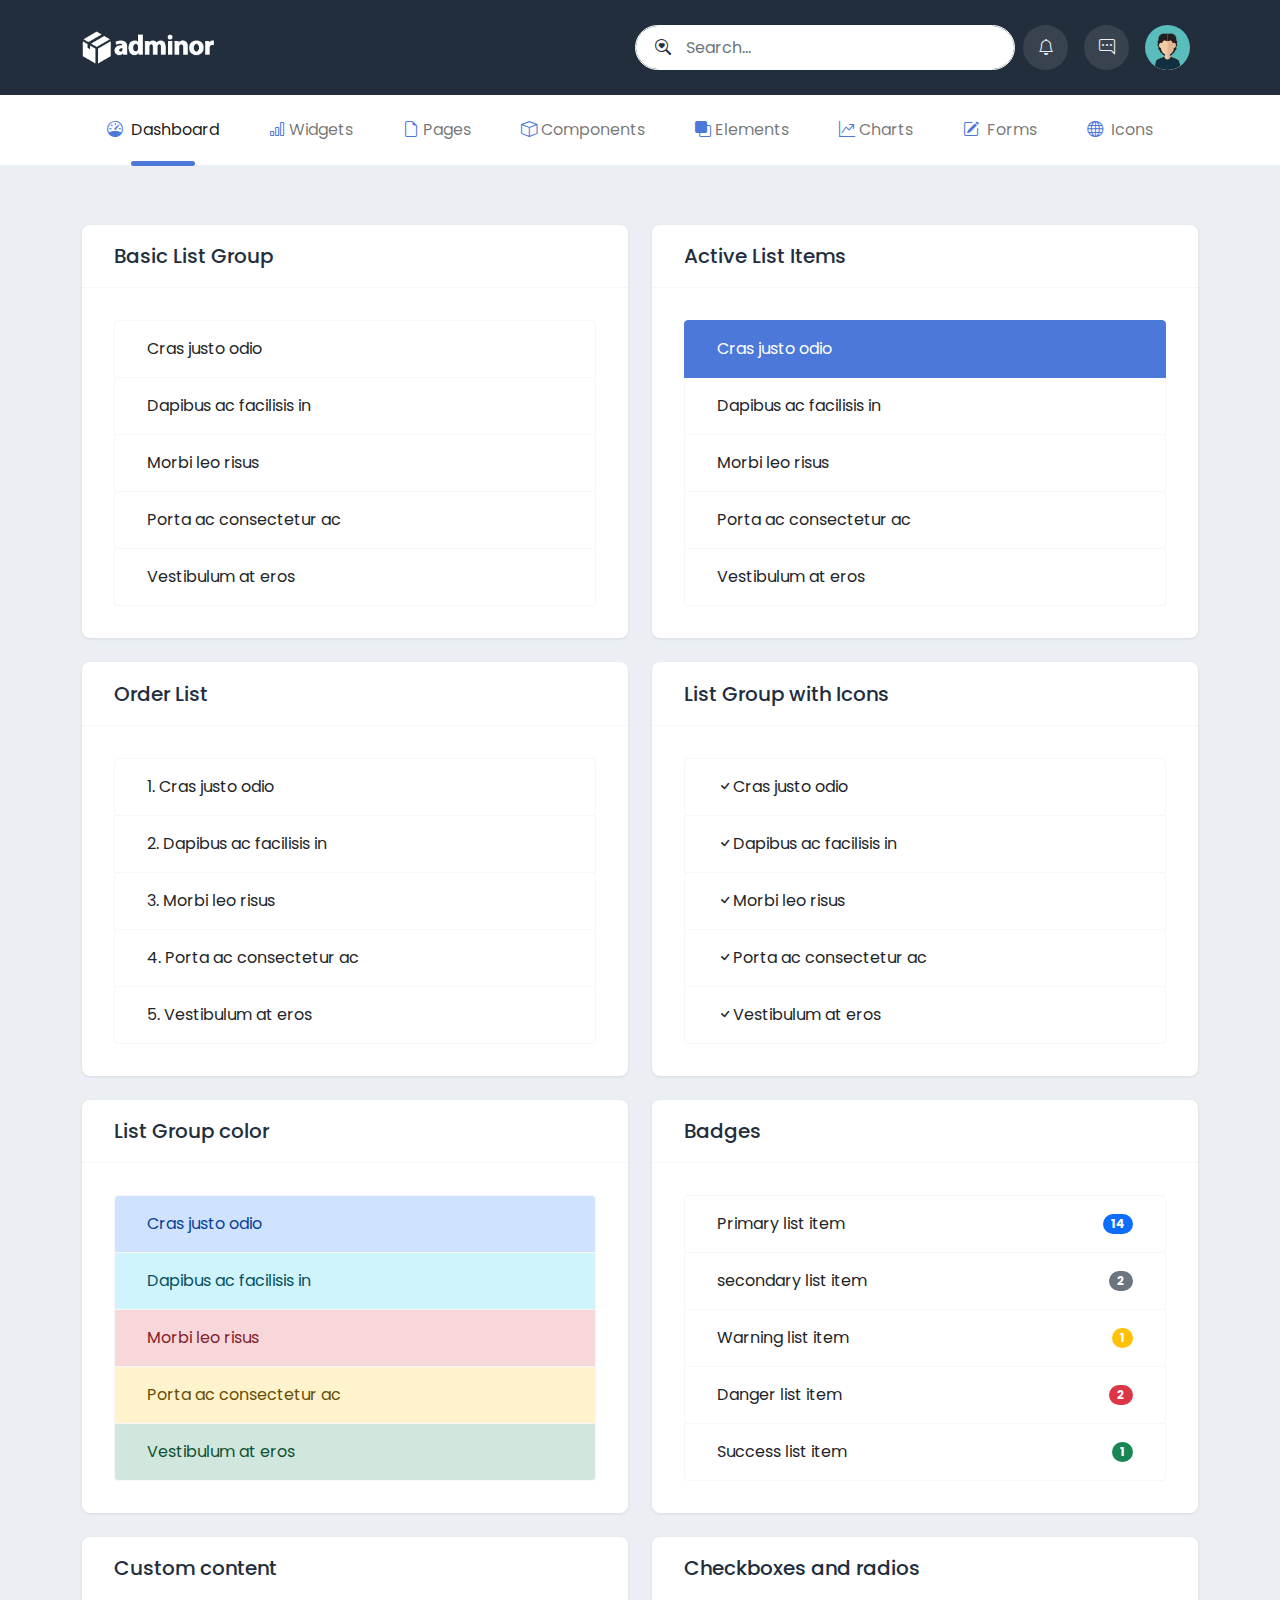
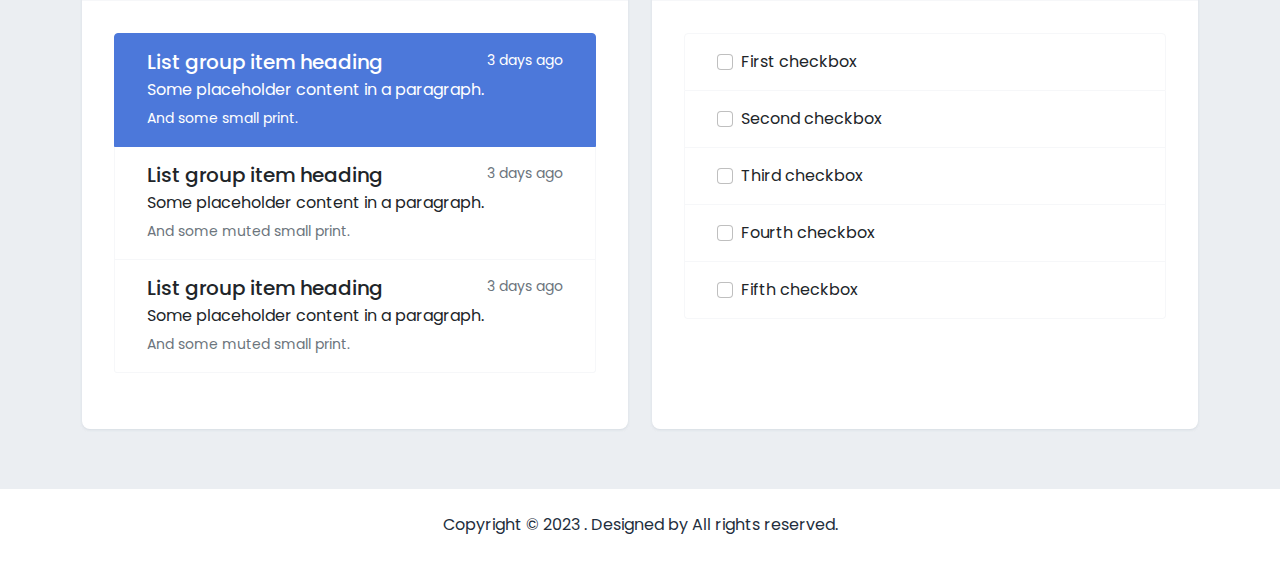
<file: CR/NewProject UI-sidebar/index.html>
<!DOCTYPE html>
<html>
<head>
	<title></title><!-- bootstrap 5 css -->
	<link href="assets/plugins/bootstrap-5.0.2-dist/css/bootstrap.min.css" rel="stylesheet"><!-- bootstrap 5 icons -->
	<link href="https://cdn.jsdelivr.net/npm/bootstrap-icons@1.10.4/font/bootstrap-icons.css" rel="stylesheet">
	<link href="assets/css/style.css" rel="stylesheet">
</head>
<body>
	<div>
		<div class="top-header">
			<div class="container">
				<div class="d-flex align-items-center">
					<a class="navbar-brand" href="#"><img alt="logo img" class="logo-image" src="assets/images/logo.png"></a>
					<div class="ms-auto d-flex">
						<button aria-controls="navbarSupportedContent" aria-expanded="false" aria-label="Toggle navigation" class="navbar-toggler ms-auto d-lg-none" data-bs-target="#navbarSupportedContent" data-bs-toggle="collapse" type="button"><i class="bi bi-list navbar-toggler-icon"></i></button>
						<div class="search-form">
							<form class="input-icon">
								<div class="input-icon-addon">
									<i class="bi bi-search-heart"></i>
								</div><input class="form-control header-search" placeholder="Search&hellip;" tabindex="1" type="search">
							</form>
						</div>
						<div class="dropdown show ms-auto">
							<a aria-expanded="false" class="nav-link" data-bs-toggle="dropdown" href="#" role="button"><i class="bi bi-bell"></i></a>
							<ul class="dropdown-menu">
								<li>
									<a class="dropdown-item" href="#">Action</a>
								</li>
								<li>
									<a class="dropdown-item" href="#">Another action</a>
								</li>
								<li>
									<hr class="dropdown-divider">
								</li>
								<li>
									<a class="dropdown-item" href="#">Something else here</a>
								</li>
							</ul>
						</div>
						<div class="dropdown show d-flex">
							<a aria-expanded="false" class="nav-link" data-bs-toggle="dropdown" href="#" role="button"><i class="bi bi-chat-right-dots"></i></a>
							<ul class="dropdown-menu">
								<li>
									<a class="dropdown-item" href="#">2 new messages</a>
								</li>
								<li style="list-style: none; display: inline">
									<hr>
								</li>
								<li>
									<a class="dropdown-item" href="#">Action</a>
								</li>
								<li>
									<a class="dropdown-item" href="#">Another action</a>
								</li>
								<li>
									<hr class="dropdown-divider">
								</li>
								<li>
									<a class="dropdown-item" href="#">Something else here</a>
								</li>
							</ul>
						</div>
						<div class="dropdown show d-flex">
							<a aria-expanded="false" class="nav-link" data-bs-toggle="dropdown" href="#" role="button"><img alt="avatar" class="" src="assets/images/avatar.svg"></a>
							<ul class="dropdown-menu">
								<li>
									<a class="dropdown-item" href="#"><i class="bi bi-person-circle"></i>Profile</a>
								</li>
								<li>
									<a class="dropdown-item" href="#"> <i class="bi bi-envelope"></i>Inbox</a>
								</li>
								<li>
									<hr class="dropdown-divider">
								</li>
								<li>
									<a class="dropdown-item" href="#"><i class="bi bi-box-arrow-in-right"></i>Sigout</a>
								</li>
							</ul>
						</div>
					</div>
				</div>
			</div>
		</div>
		<nav class="navbar navbar-expand-lg navbar-light bg-white">
			<div class="container">
				<div class="collapse navbar-collapse" id="navbarSupportedContent">
					<ul class="navbar-nav me-auto mb-2 mb-lg-0">
						<li class="nav-item">
							<a class="nav-link active" href="#"><i class="bi bi-speedometer"></i> Dashboard</a>
						</li>
						<li class="nav-item">
							<a class="nav-link" href="#"><i class="bi bi-bar-chart"></i>Widgets</a>
						</li>
						<li class="nav-item dropdown">
							<a aria-expanded="false" class="nav-link" data-bs-toggle="dropdown" href="#" id="navbarDropdown" role="button"><i class="bi bi-file-earmark"></i>Pages</a>
							<ul aria-labelledby="navbarDropdown" class="dropdown-menu">
								<li>
									<a class="dropdown-item" href="#">Action</a>
								</li>
								<li>
									<a class="dropdown-item" href="#">Another action</a>
								</li>
								<li>
									<hr class="dropdown-divider">
								</li>
								<li>
									<a class="dropdown-item" href="#">Something else here</a>
								</li>
							</ul>
						</li>
						<li class="nav-item">
							<a class="nav-link" href="#"><i class="bi bi-box"></i>Components</a>
						</li>
						<li class="nav-item">
							<a class="nav-link" href="#"><i class="bi bi-front"></i>Elements</a>
						</li>
						<li class="nav-item">
							<a class="nav-link" href="#"><i class="bi bi-graph-up-arrow"></i>Charts</a>
						</li>
						<li class="nav-item dropdown">
							<a aria-expanded="false" class="nav-link" data-bs-toggle="dropdown" href="#" id="navbarDropdown" role="button"><i class="bi bi-pencil-square"></i> Forms</a>
							<ul aria-labelledby="navbarDropdown" class="dropdown-menu">
								<li>
									<a class="dropdown-item" href="#">Action</a>
								</li>
								<li>
									<a class="dropdown-item" href="#">Another action</a>
								</li>
								<li>
									<hr class="dropdown-divider">
								</li>
								<li>
									<a class="dropdown-item" href="#">Something else here</a>
								</li>
							</ul>
						</li>
						<li class="nav-item">
							<a class="nav-link" href="#"><i class="bi bi-globe"></i> Icons</a>
						</li>
					</ul>
				</div>
			</div>
		</nav>
		<div class="content-section">
			<div class="container">
				<div class="row">
					<div class="col-sm-12 col-lg-6">
						<div class="card mb-4">
							<div class="card-header">
								<h3 class="card-title">Basic List Group</h3>
							</div>
							<div class="card-body">
								<ul class="list-group">
									<li class="list-group-item">Cras justo odio</li>
									<li class="list-group-item">Dapibus ac facilisis in</li>
									<li class="list-group-item">Morbi leo risus</li>
									<li class="list-group-item">Porta ac consectetur ac</li>
									<li class="list-group-item">Vestibulum at eros</li>
								</ul>
							</div>
						</div>
					</div>
					<div class="col-sm-12 col-lg-6">
						<div class="card mb-4">
							<div class="card-header">
								<h3 class="card-title">Active List Items</h3>
							</div>
							<div class="card-body">
								<ul class="list-group">
									<li class="list-group-item active">Cras justo odio</li>
									<li class="list-group-item">Dapibus ac facilisis in</li>
									<li class="list-group-item">Morbi leo risus</li>
									<li class="list-group-item">Porta ac consectetur ac</li>
									<li class="list-group-item">Vestibulum at eros</li>
								</ul>
							</div>
						</div>
					</div>
				</div>
				<div class="row">                    
					<div class="col-sm-12 col-lg-6">
						<div class="card mb-4">
							<div class="card-header">
								<h3 class="card-title">Order List</h3>
							</div>
							<div class="card-body">
								<ul class="list-group list-group-numbered">
									<li class="listorder list-group-item">Cras justo odio</li>
									<li class="listorder list-group-item">Dapibus ac facilisis in</li>
									<li class="listorder list-group-item">Morbi leo risus</li>
									<li class="listorder list-group-item">Porta ac consectetur ac</li>
									<li class="listorder list-group-item">Vestibulum at eros</li>
								</ul>
							</div>
						</div>
					</div>
                    <div class="col-sm-12 col-lg-6">
                        <div class="card mb-4">
                            <div class="card-header">
                                <h3 class="card-title">List Group with Icons</h3>
                            </div>
                            <div class="card-body">
                                <ul class="list-group">
                                    <li class="list-group-item"><i aria-hidden="true" class="bi bi-check"></i>Cras justo odio</li>
                                    <li class="list-group-item"><i aria-hidden="true" class="bi bi-check"></i>Dapibus ac facilisis in</li>
                                    <li class="list-group-item"><i aria-hidden="true" class="bi bi-check"></i>Morbi leo risus</li>
                                    <li class="list-group-item"><i aria-hidden="true" class="bi bi-check"></i>Porta ac consectetur ac</li>
                                    <li class="list-group-item"><i aria-hidden="true" class="bi bi-check"></i>Vestibulum at eros</li>
                                </ul>
                            </div>
                        </div>
                    </div>
                </div>
                <div class="row">                    
                    <div class="col-sm-12 col-lg-6">
                        <div class="card mb-4">
                            <div class="card-header">
                                <h3 class="card-title">List Group color</h3>
                            </div>
                            <div class="card-body">
                                <ul class="list-group">
                                    <li class="list-group-item list-group-item-primary">Cras justo odio</li>
                                    <li class="list-group-item list-group-item-info">Dapibus ac facilisis in</li>
                                    <li class="list-group-item list-group-item-danger">Morbi leo risus</li>
                                    <li class="list-group-item list-group-item-warning">Porta ac consectetur ac</li>
                                    <li class="list-group-item list-group-item-success">Vestibulum at eros</li>
                                </ul>
                            </div>
                        </div>
                    </div>
                    <div class="col-sm-12 col-lg-6">
                        <div class="card mb-4">
                            <div class="card-header">
                                <h3 class="card-title">Badges</h3>
                            </div>
                            <div class="card-body">
                                <ul class="list-group">
                                    <li class="list-group-item d-flex justify-content-between align-items-center">Primary list item <span class="badge bg-primary rounded-pill">14</span></li>
                                    <li class="list-group-item d-flex justify-content-between align-items-center">secondary list item <span class="badge bg-secondary rounded-pill">2</span></li>
                                    <li class="list-group-item d-flex justify-content-between align-items-center">Warning list item <span class="badge bg-warning rounded-pill">1</span></li>
                                    <li class="list-group-item d-flex justify-content-between align-items-center">Danger list item <span class="badge bg-danger rounded-pill">2</span></li>
                                    <li class="list-group-item d-flex justify-content-between align-items-center">Success list item <span class="badge bg-success rounded-pill">1</span></li>
                                
                                </ul>
                            </div>
                        </div>
                    </div>
                </div>
                <div class="row">
                    <div class="col-sm-12 col-lg-6">
                        <div class="card mb-4 h-100">
                            <div class="card-header">
                                <h3 class="card-title">Custom content</h3>
                            </div>
                            <div class="card-body list-group">
                                <a class="list-group-item list-group-item-action active" href="#">
                                <div class="d-flex w-100 justify-content-between">
                                    <h5 class="mb-1">List group item heading</h5><small>3 days ago</small>
                                </div>
                                <p class="mb-1">Some placeholder content in a paragraph.</p><small>And some small print.</small></a> <a class="list-group-item list-group-item-action" href="#">
                                <div class="d-flex w-100 justify-content-between">
                                    <h5 class="mb-1">List group item heading</h5><small class="text-muted">3 days ago</small>
                                </div>
                                <p class="mb-1">Some placeholder content in a paragraph.</p><small class="text-muted">And some muted small print.</small></a> <a class="list-group-item list-group-item-action" href="#">
                                <div class="d-flex w-100 justify-content-between">
                                    <h5 class="mb-1">List group item heading</h5><small class="text-muted">3 days ago</small>
                                </div>
                                <p class="mb-1">Some placeholder content in a paragraph.</p><small class="text-muted">And some muted small print.</small></a>
                            </div>
                        </div>
                    </div>
                    <div class="col-sm-12 col-lg-6">
                        <div class="card mb-4 h-100">
                            <div class="card-header">
                                <h3 class="card-title">Checkboxes and radios</h3>
                            </div>
                            <div class="card-body">
                                <ul class="list-group">
                                    <li class="list-group-item"><input aria-label="..." class="form-check-input me-1" type="checkbox" value=""> First checkbox</li>
                                    <li class="list-group-item"><input aria-label="..." class="form-check-input me-1" type="checkbox" value=""> Second checkbox</li>
                                    <li class="list-group-item"><input aria-label="..." class="form-check-input me-1" type="checkbox" value=""> Third checkbox</li>
                                    <li class="list-group-item"><input aria-label="..." class="form-check-input me-1" type="checkbox" value=""> Fourth checkbox</li>
                                    <li class="list-group-item"><input aria-label="..." class="form-check-input me-1" type="checkbox" value=""> Fifth checkbox</li>
                                </ul>
                            </div>
                        </div>
                    </div>                        
                </div>
			</div>
		</div>
	</div>
    <footer class="text-center bg-white p-4">
        <div class="container">
            <div class="row">
                <div class="col-12">
                    <p class="mb-0"> Copyright © 2023 <a href="#"></a>. Designed by <a href="#"></a> All rights reserved.</p>
                </div>
            </div>
        </div>
    </footer>

    <script src="https://cdn.jsdelivr.net/npm/@popperjs/core@2.11.7/dist/umd/popper.min.js"> </script> <!-- bootstrap 5 js -->
     
    <script src="assets/plugins/bootstrap-5.0.2-dist/js/bootstrap.min.js"> </script>
</body>
</html>
</file>
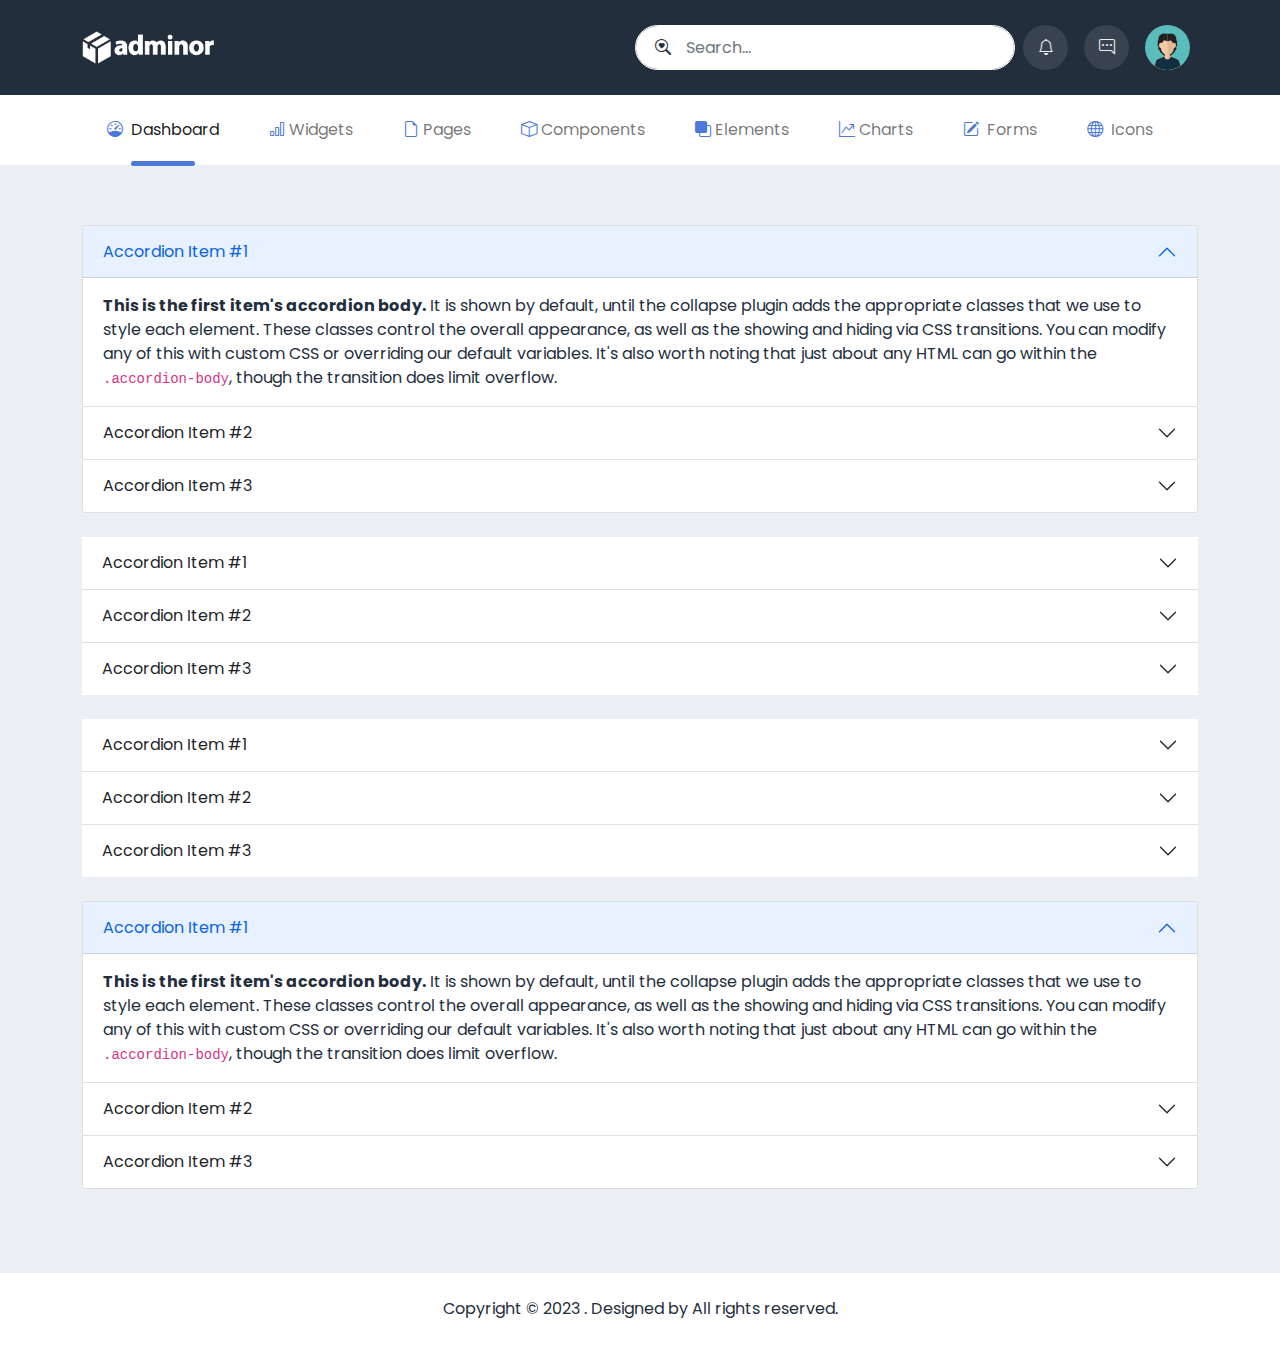
<file: CR/NewProject UI-sidebar/accordin.html>
<!DOCTYPE html>
<html>
<head>
	<!-- bootstrap 5 css -->
	<link href="assets/plugins/bootstrap-5.0.2-dist/css/bootstrap.min.css" rel="stylesheet"><!-- bootstrap 5 icons -->
	<link href="https://cdn.jsdelivr.net/npm/bootstrap-icons@1.10.4/font/bootstrap-icons.css" rel="stylesheet">
	<link href="assets/css/style.css" rel="stylesheet">
	<title></title>
</head>
<body>
	<div>
		<div class="top-header">
			<div class="container">
				<div class="d-flex align-items-center">
					<a class="navbar-brand" href="#"><img alt="logo img" class="logo-image" src="assets/images/logo.png"></a>
					<div class="ms-auto d-flex">
						<button aria-controls="navbarSupportedContent" aria-expanded="false" aria-label="Toggle navigation" class="navbar-toggler ms-auto d-lg-none" data-bs-target="#navbarSupportedContent" data-bs-toggle="collapse" type="button"><i class="bi bi-list navbar-toggler-icon"></i></button>
						<div class="search-form">
							<form class="input-icon">
								<div class="input-icon-addon">
									<i class="bi bi-search-heart"></i>
								</div><input class="form-control header-search" placeholder="Search&hellip;" tabindex="1" type="search">
							</form>
						</div>
						<div class="dropdown show ms-auto">
							<a aria-expanded="false" class="nav-link" data-bs-toggle="dropdown" href="#" role="button"><i class="bi bi-bell"></i></a>
							<ul class="dropdown-menu">
								<li>
									<a class="dropdown-item" href="#">Action</a>
								</li>
								<li>
									<a class="dropdown-item" href="#">Another action</a>
								</li>
								<li>
									<hr class="dropdown-divider">
								</li>
								<li>
									<a class="dropdown-item" href="#">Something else here</a>
								</li>
							</ul>
						</div>
						<div class="dropdown show d-flex">
							<a aria-expanded="false" class="nav-link" data-bs-toggle="dropdown" href="#" role="button"><i class="bi bi-chat-right-dots"></i></a>
							<ul class="dropdown-menu">
								<li>
									<a class="dropdown-item" href="#">2 new messages</a>
								</li>
								<li style="list-style: none; display: inline">
									<hr>
								</li>
								<li>
									<a class="dropdown-item" href="#">Action</a>
								</li>
								<li>
									<a class="dropdown-item" href="#">Another action</a>
								</li>
								<li>
									<hr class="dropdown-divider">
								</li>
								<li>
									<a class="dropdown-item" href="#">Something else here</a>
								</li>
							</ul>
						</div>
						<div class="dropdown show d-flex">
							<a aria-expanded="false" class="nav-link" data-bs-toggle="dropdown" href="#" role="button"><img alt="avatar" class="" src="assets/images/avatar.svg"></a>
							<ul class="dropdown-menu">
								<li>
									<a class="dropdown-item" href="#">Action</a>
								</li>
								<li>
									<a class="dropdown-item" href="#">Another action</a>
								</li>
								<li>
									<hr class="dropdown-divider">
								</li>
								<li>
									<a class="dropdown-item" href="#">Something else here</a>
								</li>
							</ul>
						</div>
					</div>
				</div>
			</div>
		</div>
		<nav class="navbar navbar-expand-lg navbar-light bg-white">
			<div class="container">
				<div class="collapse navbar-collapse" id="navbarSupportedContent">
					<ul class="navbar-nav me-auto mb-2 mb-lg-0">
						<li class="nav-item">
							<a class="nav-link active" href="#"><i class="bi bi-speedometer"></i> Dashboard</a>
						</li>
						<li class="nav-item">
							<a class="nav-link" href="#"><i class="bi bi-bar-chart"></i>Widgets</a>
						</li>
						<li class="nav-item dropdown">
							<a aria-expanded="false" class="nav-link" data-bs-toggle="dropdown" href="#" id="navbarDropdown" role="button"><i class="bi bi-file-earmark"></i>Pages</a>
							<ul aria-labelledby="navbarDropdown" class="dropdown-menu">
								<li>
									<a class="dropdown-item" href="#">Action</a>
								</li>
								<li>
									<a class="dropdown-item" href="#">Another action</a>
								</li>
								<li>
									<hr class="dropdown-divider">
								</li>
								<li>
									<a class="dropdown-item" href="#">Something else here</a>
								</li>
							</ul>
						</li>
						<li class="nav-item">
							<a class="nav-link" href="#"><i class="bi bi-box"></i>Components</a>
						</li>
						<li class="nav-item">
							<a class="nav-link" href="#"><i class="bi bi-front"></i>Elements</a>
						</li>
						<li class="nav-item">
							<a class="nav-link" href="#"><i class="bi bi-graph-up-arrow"></i>Charts</a>
						</li>
						<li class="nav-item dropdown">
							<a aria-expanded="false" class="nav-link" data-bs-toggle="dropdown" href="#" id="navbarDropdown" role="button"><i class="bi bi-pencil-square"></i> Forms</a>
							<ul aria-labelledby="navbarDropdown" class="dropdown-menu">
								<li>
									<a class="dropdown-item" href="#">Action</a>
								</li>
								<li>
									<a class="dropdown-item" href="#">Another action</a>
								</li>
								<li>
									<hr class="dropdown-divider">
								</li>
								<li>
									<a class="dropdown-item" href="#">Something else here</a>
								</li>
							</ul>
						</li>
						<li class="nav-item">
							<a class="nav-link" href="#"><i class="bi bi-globe"></i> Icons</a>
						</li>
					</ul>
				</div>
			</div>
		</nav>
		<div class="content-section">
			<div class="container">
				<div class="mb-4">
					<div class="accordion" id="accordionExample">
						<div class="accordion-item">
							<h2 class="accordion-header"><button aria-controls="collapseOne" aria-expanded="true" class="accordion-button" data-bs-target="#collapseOne" data-bs-toggle="collapse" type="button">Accordion Item #1</button></h2>
							<div class="accordion-collapse collapse show" data-bs-parent="#accordionExample" id="collapseOne">
								<div class="accordion-body">
									<strong>This is the first item's accordion body.</strong> It is shown by default, until the collapse plugin adds the appropriate classes that we use to style each element. These classes control the overall appearance, as well as the showing and hiding via CSS transitions. You can modify any of this with custom CSS or overriding our default variables. It's also worth noting that just about any HTML can go within the <code>.accordion-body</code>, though the transition does limit overflow.
								</div>
							</div>
						</div>
						<div class="accordion-item">
							<h2 class="accordion-header"><button aria-controls="collapseTwo" aria-expanded="false" class="accordion-button collapsed" data-bs-target="#collapseTwo" data-bs-toggle="collapse" type="button">Accordion Item #2</button></h2>
							<div class="accordion-collapse collapse" data-bs-parent="#accordionExample" id="collapseTwo">
								<div class="accordion-body">
									<strong>This is the second item's accordion body.</strong> It is hidden by default, until the collapse plugin adds the appropriate classes that we use to style each element. These classes control the overall appearance, as well as the showing and hiding via CSS transitions. You can modify any of this with custom CSS or overriding our default variables. It's also worth noting that just about any HTML can go within the <code>.accordion-body</code>, though the transition does limit overflow.
								</div>
							</div>
						</div>
						<div class="accordion-item">
							<h2 class="accordion-header"><button aria-controls="collapseThree" aria-expanded="false" class="accordion-button collapsed" data-bs-target="#collapseThree" data-bs-toggle="collapse" type="button">Accordion Item #3</button></h2>
							<div class="accordion-collapse collapse" data-bs-parent="#accordionExample" id="collapseThree">
								<div class="accordion-body">
									<strong>This is the third item's accordion body.</strong> It is hidden by default, until the collapse plugin adds the appropriate classes that we use to style each element. These classes control the overall appearance, as well as the showing and hiding via CSS transitions. You can modify any of this with custom CSS or overriding our default variables. It's also worth noting that just about any HTML can go within the <code>.accordion-body</code>, though the transition does limit overflow.
								</div>
							</div>
						</div>
					</div>
				</div>
				<div class="mb-4">
					<div class="accordion accordion-flush" id="accordionFlushExample">
						<div class="accordion-item">
							<h2 class="accordion-header"><button aria-controls="flush-collapseOne" aria-expanded="false" class="accordion-button collapsed" data-bs-target="#flush-collapseOne" data-bs-toggle="collapse" type="button">Accordion Item #1</button></h2>
							<div class="accordion-collapse collapse" data-bs-parent="#accordionFlushExample" id="flush-collapseOne">
								<div class="accordion-body">
									Placeholder content for this accordion, which is intended to demonstrate the <code>.accordion-flush</code> class. This is the first item's accordion body.
								</div>
							</div>
						</div>
						<div class="accordion-item">
							<h2 class="accordion-header"><button aria-controls="flush-collapseTwo" aria-expanded="false" class="accordion-button collapsed" data-bs-target="#flush-collapseTwo" data-bs-toggle="collapse" type="button">Accordion Item #2</button></h2>
							<div class="accordion-collapse collapse" data-bs-parent="#accordionFlushExample" id="flush-collapseTwo">
								<div class="accordion-body">
									Placeholder content for this accordion, which is intended to demonstrate the <code>.accordion-flush</code> class. This is the second item's accordion body. Let's imagine this being filled with some actual content.
								</div>
							</div>
						</div>
						<div class="accordion-item">
							<h2 class="accordion-header"><button aria-controls="flush-collapseThree" aria-expanded="false" class="accordion-button collapsed" data-bs-target="#flush-collapseThree" data-bs-toggle="collapse" type="button">Accordion Item #3</button></h2>
							<div class="accordion-collapse collapse" data-bs-parent="#accordionFlushExample" id="flush-collapseThree">
								<div class="accordion-body">
									Placeholder content for this accordion, which is intended to demonstrate the <code>.accordion-flush</code> class. This is the third item's accordion body. Nothing more exciting happening here in terms of content, but just filling up the space to make it look, at least at first glance, a bit more representative of how this would look in a real-world application.
								</div>
							</div>
						</div>
					</div>
				</div>
				<div class="mb-4">
					<div class="accordion accordion-flush" id="accordionFlushExample">
						<div class="accordion-item">
							<h2 class="accordion-header"><button aria-controls="flush-collapseOne" aria-expanded="false" class="accordion-button collapsed" data-bs-target="#flush-collapseOne" data-bs-toggle="collapse" type="button">Accordion Item #1</button></h2>
							<div class="accordion-collapse collapse" data-bs-parent="#accordionFlushExample" id="flush-collapseOne">
								<div class="accordion-body">
									Placeholder content for this accordion, which is intended to demonstrate the <code>.accordion-flush</code> class. This is the first item's accordion body.
								</div>
							</div>
						</div>
						<div class="accordion-item">
							<h2 class="accordion-header"><button aria-controls="flush-collapseTwo" aria-expanded="false" class="accordion-button collapsed" data-bs-target="#flush-collapseTwo" data-bs-toggle="collapse" type="button">Accordion Item #2</button></h2>
							<div class="accordion-collapse collapse" data-bs-parent="#accordionFlushExample" id="flush-collapseTwo">
								<div class="accordion-body">
									Placeholder content for this accordion, which is intended to demonstrate the <code>.accordion-flush</code> class. This is the second item's accordion body. Let's imagine this being filled with some actual content.
								</div>
							</div>
						</div>
						<div class="accordion-item">
							<h2 class="accordion-header"><button aria-controls="flush-collapseThree" aria-expanded="false" class="accordion-button collapsed" data-bs-target="#flush-collapseThree" data-bs-toggle="collapse" type="button">Accordion Item #3</button></h2>
							<div class="accordion-collapse collapse" data-bs-parent="#accordionFlushExample" id="flush-collapseThree">
								<div class="accordion-body">
									Placeholder content for this accordion, which is intended to demonstrate the <code>.accordion-flush</code> class. This is the third item's accordion body. Nothing more exciting happening here in terms of content, but just filling up the space to make it look, at least at first glance, a bit more representative of how this would look in a real-world application.
								</div>
							</div>
						</div>
					</div>
				</div>
				<div class="mb-4">
					<div class="accordion" id="accordionPanelsStayOpenExample">
						<div class="accordion-item">
							<h2 class="accordion-header"><button aria-controls="panelsStayOpen-collapseOne" aria-expanded="true" class="accordion-button" data-bs-target="#panelsStayOpen-collapseOne" data-bs-toggle="collapse" type="button">Accordion Item #1</button></h2>
							<div class="accordion-collapse collapse show" id="panelsStayOpen-collapseOne">
								<div class="accordion-body">
									<strong>This is the first item's accordion body.</strong> It is shown by default, until the collapse plugin adds the appropriate classes that we use to style each element. These classes control the overall appearance, as well as the showing and hiding via CSS transitions. You can modify any of this with custom CSS or overriding our default variables. It's also worth noting that just about any HTML can go within the <code>.accordion-body</code>, though the transition does limit overflow.
								</div>
							</div>
						</div>
						<div class="accordion-item">
							<h2 class="accordion-header"><button aria-controls="panelsStayOpen-collapseTwo" aria-expanded="false" class="accordion-button collapsed" data-bs-target="#panelsStayOpen-collapseTwo" data-bs-toggle="collapse" type="button">Accordion Item #2</button></h2>
							<div class="accordion-collapse collapse" id="panelsStayOpen-collapseTwo">
								<div class="accordion-body">
									<strong>This is the second item's accordion body.</strong> It is hidden by default, until the collapse plugin adds the appropriate classes that we use to style each element. These classes control the overall appearance, as well as the showing and hiding via CSS transitions. You can modify any of this with custom CSS or overriding our default variables. It's also worth noting that just about any HTML can go within the <code>.accordion-body</code>, though the transition does limit overflow.
								</div>
							</div>
						</div>
						<div class="accordion-item">
							<h2 class="accordion-header"><button aria-controls="panelsStayOpen-collapseThree" aria-expanded="false" class="accordion-button collapsed" data-bs-target="#panelsStayOpen-collapseThree" data-bs-toggle="collapse" type="button">Accordion Item #3</button></h2>
							<div class="accordion-collapse collapse" id="panelsStayOpen-collapseThree">
								<div class="accordion-body">
									<strong>This is the third item's accordion body.</strong> It is hidden by default, until the collapse plugin adds the appropriate classes that we use to style each element. These classes control the overall appearance, as well as the showing and hiding via CSS transitions. You can modify any of this with custom CSS or overriding our default variables. It's also worth noting that just about any HTML can go within the <code>.accordion-body</code>, though the transition does limit overflow.
								</div>
							</div>
						</div>
					</div>
				</div>
			</div>
		</div>
	</div>
		<footer class="text-center bg-white p-4">
			<div class="container">
				<div class="row">
					<div class="col-12">
						<p class="mb-0">Copyright © 2023 <a href="#"></a>. Designed by <a href="#"></a> All rights reserved.</p>
					</div>
				</div>
			</div>
		</footer>
		<script src="https://cdn.jsdelivr.net/npm/@popperjs/core@2.11.7/dist/umd/popper.min.js">
		</script> <!-- bootstrap 5 js -->
		 
		<script src="assets/plugins/bootstrap-5.0.2-dist/js/bootstrap.min.js">
		</script> 
</body>
</html>
</file>
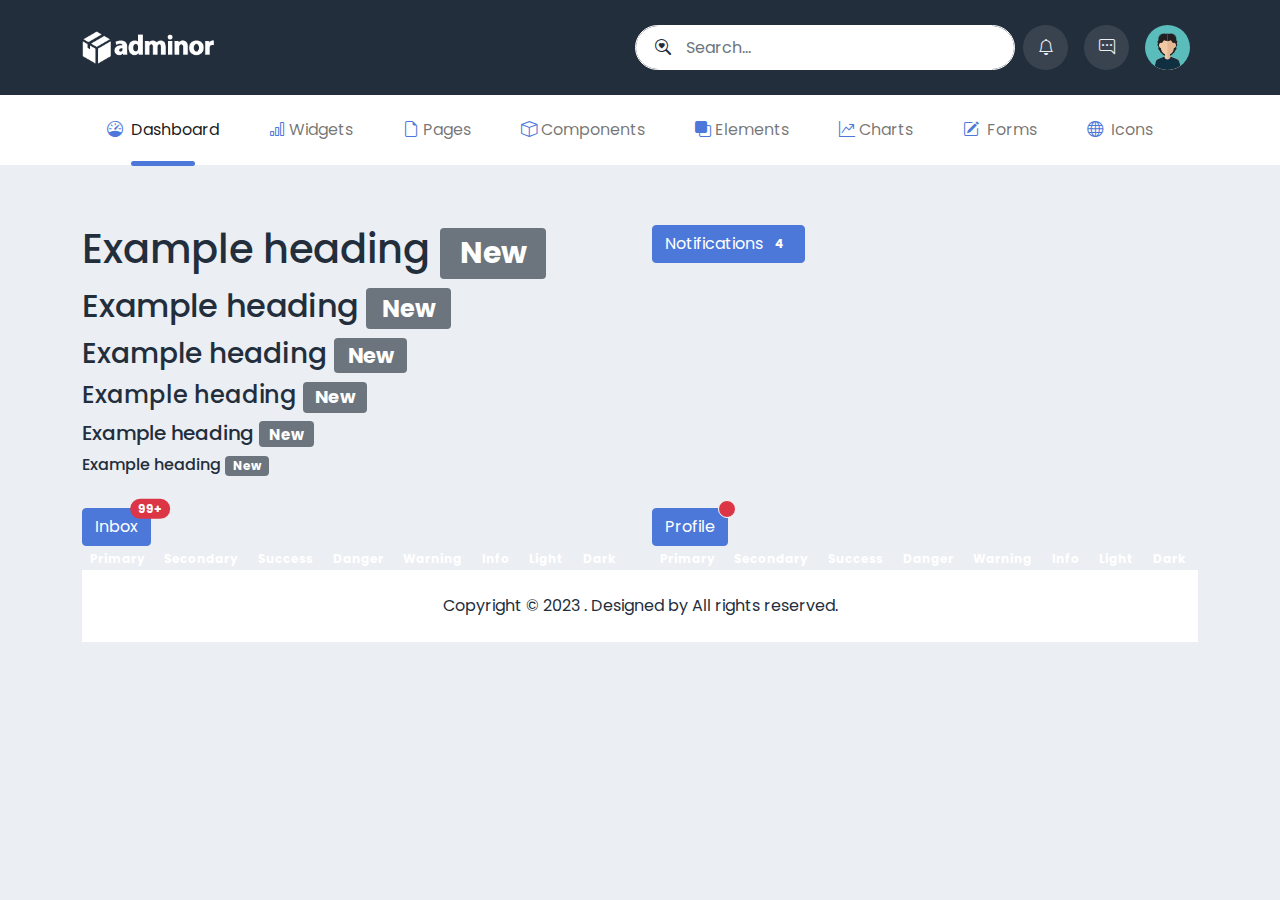
<file: CR/NewProject UI-sidebar/badge.html>
<!DOCTYPE html>
<html>
<head>
	<!-- bootstrap 5 css -->
	<link href="assets/plugins/bootstrap-5.0.2-dist/css/bootstrap.min.css" rel="stylesheet"><!-- bootstrap 5 icons -->
	<link href="https://cdn.jsdelivr.net/npm/bootstrap-icons@1.10.4/font/bootstrap-icons.css" rel="stylesheet">
	<link href="assets/css/style.css" rel="stylesheet">
	<title></title>
</head>
<body>
	<div>
		<div class="top-header">
			<div class="container">
				<div class="d-flex align-items-center">
					<a class="navbar-brand" href="#"><img alt="logo img" class="logo-image" src="assets/images/logo.png"></a>
					<div class="ms-auto d-flex">
						<button aria-controls="navbarSupportedContent" aria-expanded="false" aria-label="Toggle navigation" class="navbar-toggler ms-auto d-lg-none" data-bs-target="#navbarSupportedContent" data-bs-toggle="collapse" type="button"><i class="bi bi-list navbar-toggler-icon"></i></button>
						<div class="search-form">
							<form class="input-icon">
								<div class="input-icon-addon">
									<i class="bi bi-search-heart"></i>
								</div><input class="form-control header-search" placeholder="Search&hellip;" tabindex="1" type="search">
							</form>
						</div>
						<div class="dropdown show ms-auto">
							<a aria-expanded="false" class="nav-link" data-bs-toggle="dropdown" href="#" role="button"><i class="bi bi-bell"></i></a>
							<ul class="dropdown-menu">
								<li>
									<a class="dropdown-item" href="#">Action</a>
								</li>
								<li>
									<a class="dropdown-item" href="#">Another action</a>
								</li>
								<li>
									<hr class="dropdown-divider">
								</li>
								<li>
									<a class="dropdown-item" href="#">Something else here</a>
								</li>
							</ul>
						</div>
						<div class="dropdown show d-flex">
							<a aria-expanded="false" class="nav-link" data-bs-toggle="dropdown" href="#" role="button"><i class="bi bi-chat-right-dots"></i></a>
							<ul class="dropdown-menu">
								<li>
									<a class="dropdown-item" href="#">2 new messages</a>
								</li>
								<li style="list-style: none; display: inline">
									<hr>
								</li>
								<li>
									<a class="dropdown-item" href="#">Action</a>
								</li>
								<li>
									<a class="dropdown-item" href="#">Another action</a>
								</li>
								<li>
									<hr class="dropdown-divider">
								</li>
								<li>
									<a class="dropdown-item" href="#">Something else here</a>
								</li>
							</ul>
						</div>
						<div class="dropdown show d-flex">
							<a aria-expanded="false" class="nav-link" data-bs-toggle="dropdown" href="#" role="button"><img alt="avatar" class="" src="assets/images/avatar.svg"></a>
							<ul class="dropdown-menu">
								<li>
									<a class="dropdown-item" href="#">Action</a>
								</li>
								<li>
									<a class="dropdown-item" href="#">Another action</a>
								</li>
								<li>
									<hr class="dropdown-divider">
								</li>
								<li>
									<a class="dropdown-item" href="#">Something else here</a>
								</li>
							</ul>
						</div>
					</div>
				</div>
			</div>
		</div>
		<nav class="navbar navbar-expand-lg navbar-light bg-white">
			<div class="container">
				<div class="collapse navbar-collapse" id="navbarSupportedContent">
					<ul class="navbar-nav me-auto mb-2 mb-lg-0">
						<li class="nav-item">
							<a class="nav-link active" href="#"><i class="bi bi-speedometer"></i> Dashboard</a>
						</li>
						<li class="nav-item">
							<a class="nav-link" href="#"><i class="bi bi-bar-chart"></i>Widgets</a>
						</li>
						<li class="nav-item dropdown">
							<a aria-expanded="false" class="nav-link" data-bs-toggle="dropdown" href="#" id="navbarDropdown" role="button"><i class="bi bi-file-earmark"></i>Pages</a>
							<ul aria-labelledby="navbarDropdown" class="dropdown-menu">
								<li>
									<a class="dropdown-item" href="#">Action</a>
								</li>
								<li>
									<a class="dropdown-item" href="#">Another action</a>
								</li>
								<li>
									<hr class="dropdown-divider">
								</li>
								<li>
									<a class="dropdown-item" href="#">Something else here</a>
								</li>
							</ul>
						</li>
						<li class="nav-item">
							<a class="nav-link" href="#"><i class="bi bi-box"></i>Components</a>
						</li>
						<li class="nav-item">
							<a class="nav-link" href="#"><i class="bi bi-front"></i>Elements</a>
						</li>
						<li class="nav-item">
							<a class="nav-link" href="#"><i class="bi bi-graph-up-arrow"></i>Charts</a>
						</li>
						<li class="nav-item dropdown">
							<a aria-expanded="false" class="nav-link" data-bs-toggle="dropdown" href="#" id="navbarDropdown" role="button"><i class="bi bi-pencil-square"></i> Forms</a>
							<ul aria-labelledby="navbarDropdown" class="dropdown-menu">
								<li>
									<a class="dropdown-item" href="#">Action</a>
								</li>
								<li>
									<a class="dropdown-item" href="#">Another action</a>
								</li>
								<li>
									<hr class="dropdown-divider">
								</li>
								<li>
									<a class="dropdown-item" href="#">Something else here</a>
								</li>
							</ul>
						</li>
						<li class="nav-item">
							<a class="nav-link" href="#"><i class="bi bi-globe"></i> Icons</a>
						</li>
					</ul>
				</div>
			</div>
		</nav>
		<div class="content-section">
			<div class="container">
                <div class="row">
                    <div class="col-sm-12 col-lg-6 mb-4">
                        <h1>Example heading <span class="badge bg-secondary">New</span></h1>
<h2>Example heading <span class="badge bg-secondary">New</span></h2>
<h3>Example heading <span class="badge bg-secondary">New</span></h3>
<h4>Example heading <span class="badge bg-secondary">New</span></h4>
<h5>Example heading <span class="badge bg-secondary">New</span></h5>
<h6>Example heading <span class="badge bg-secondary">New</span></h6>
                </div>
                  <div class="col-sm-12 col-lg-6">
                    <button type="button" class="btn btn-primary">
                        Notifications <span class="badge text-bg-secondary">4</span>
                      </button>
                  </div>
                </div>

                <div class="row">
                    <div class="col-sm-12 col-lg-6">
                    <button type="button" class="btn btn-primary position-relative">
                        Inbox
                        <span class="position-absolute top-0 start-100 translate-middle badge rounded-pill bg-danger">
                          99+
                          <span class="visually-hidden">unread messages</span>
                        </span>
                      </button>
                    </div>

                <div class="col-sm-12 col-lg-6">
                    <button type="button" class="btn btn-primary position-relative">
                        Profile
                        <span class="position-absolute top-0 start-100 translate-middle p-2 bg-danger border border-light rounded-circle">
                          <span class="visually-hidden">New alerts</span>
                        </span>
                      </button>
                </div>
                </div>
                <div class="row">
                    <div class="col-sm-12 col-lg-6">
                    <span class="badge rounded-pill text-bg-primary">Primary</span>
                    <span class="badge rounded-pill text-bg-secondary">Secondary</span>
                    <span class="badge rounded-pill text-bg-success">Success</span>
                    <span class="badge rounded-pill text-bg-danger">Danger</span>
                    <span class="badge rounded-pill text-bg-warning">Warning</span>
                    <span class="badge rounded-pill text-bg-info">Info</span>
                    <span class="badge rounded-pill text-bg-light">Light</span>
                    <span class="badge rounded-pill text-bg-dark">Dark</span>
                </div>
                <div class="col-sm-12 col-lg-6">
                    <span class="badge rounded-pill text-bg-primary">Primary</span>
<span class="badge rounded-pill text-bg-secondary">Secondary</span>
<span class="badge rounded-pill text-bg-success">Success</span>
<span class="badge rounded-pill text-bg-danger">Danger</span>
<span class="badge rounded-pill text-bg-warning">Warning</span>
<span class="badge rounded-pill text-bg-info">Info</span>
<span class="badge rounded-pill text-bg-light">Light</span>
<span class="badge rounded-pill text-bg-dark">Dark</span>
                </div>
                </div>



                <footer class="text-center bg-white p-4">
					<div class="container">
						<div class="row">
							<div class="col-12">
								<p class="mb-0">Copyright © 2023 <a href="#"></a>. Designed by <a href="#"></a> All rights reserved.</p>
							</div>
						</div>
					</div>
				</footer>
				<script src="https://cdn.jsdelivr.net/npm/@popperjs/core@2.11.7/dist/umd/popper.min.js">
				</script> <!-- bootstrap 5 js -->
				 
				<script src="assets/plugins/bootstrap-5.0.2-dist/js/bootstrap.min.js">
				</script> 
			
</body>
</html>
</file>
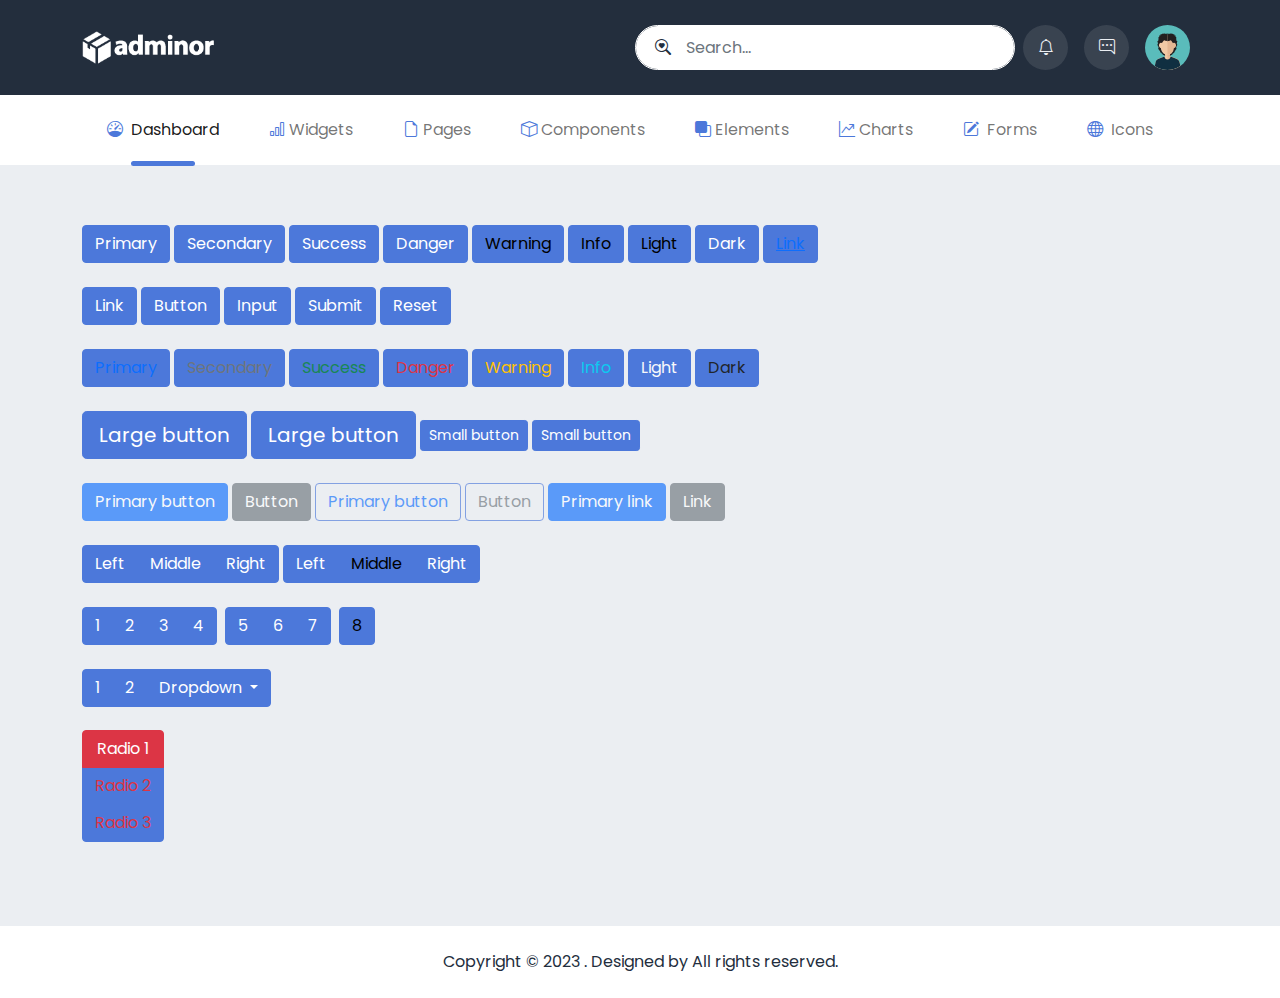
<file: CR/NewProject UI-sidebar/button.html>
<!DOCTYPE html>
<html>
<head>
	<!-- bootstrap 5 css -->
	<link href="assets/plugins/bootstrap-5.0.2-dist/css/bootstrap.min.css" rel="stylesheet"><!-- bootstrap 5 icons -->
	<link href="https://cdn.jsdelivr.net/npm/bootstrap-icons@1.10.4/font/bootstrap-icons.css" rel="stylesheet">
	<link href="assets/css/style.css" rel="stylesheet">
	<title></title>
</head>
<body>
	<div>
		<div class="top-header">
			<div class="container">
				<div class="d-flex align-items-center">
					<a class="navbar-brand" href="#"><img alt="logo img" class="logo-image" src="assets/images/logo.png"></a>
					<div class="ms-auto d-flex">
						<button aria-controls="navbarSupportedContent" aria-expanded="false" aria-label="Toggle navigation" class="navbar-toggler ms-auto d-lg-none" data-bs-target="#navbarSupportedContent" data-bs-toggle="collapse" type="button"><i class="bi bi-list navbar-toggler-icon"></i></button>
						<div class="search-form">
							<form class="input-icon">
								<div class="input-icon-addon">
									<i class="bi bi-search-heart"></i>
								</div><input class="form-control header-search" placeholder="Search&hellip;" tabindex="1" type="search">
							</form>
						</div>
						<div class="dropdown show ms-auto">
							<a aria-expanded="false" class="nav-link" data-bs-toggle="dropdown" href="#" role="button"><i class="bi bi-bell"></i></a>
							<ul class="dropdown-menu">
								<li>
									<a class="dropdown-item" href="#">Action</a>
								</li>
								<li>
									<a class="dropdown-item" href="#">Another action</a>
								</li>
								<li>
									<hr class="dropdown-divider">
								</li>
								<li>
									<a class="dropdown-item" href="#">Something else here</a>
								</li>
							</ul>
						</div>
						<div class="dropdown show d-flex">
							<a aria-expanded="false" class="nav-link" data-bs-toggle="dropdown" href="#" role="button"><i class="bi bi-chat-right-dots"></i></a>
							<ul class="dropdown-menu">
								<li>
									<a class="dropdown-item" href="#">2 new messages</a>
								</li>
								<li style="list-style: none; display: inline">
									<hr>
								</li>
								<li>
									<a class="dropdown-item" href="#">Action</a>
								</li>
								<li>
									<a class="dropdown-item" href="#">Another action</a>
								</li>
								<li>
									<hr class="dropdown-divider">
								</li>
								<li>
									<a class="dropdown-item" href="#">Something else here</a>
								</li>
							</ul>
						</div>
						<div class="dropdown show d-flex">
							<a aria-expanded="false" class="nav-link" data-bs-toggle="dropdown" href="#" role="button"><img alt="avatar" class="" src="assets/images/avatar.svg"></a>
							<ul class="dropdown-menu">
								<li>
									<a class="dropdown-item" href="#">Action</a>
								</li>
								<li>
									<a class="dropdown-item" href="#">Another action</a>
								</li>
								<li>
									<hr class="dropdown-divider">
								</li>
								<li>
									<a class="dropdown-item" href="#">Something else here</a>
								</li>
							</ul>
						</div>
					</div>
				</div>
			</div>
		</div>
		<nav class="navbar navbar-expand-lg navbar-light bg-white">
			<div class="container">
				<div class="collapse navbar-collapse" id="navbarSupportedContent">
					<ul class="navbar-nav me-auto mb-2 mb-lg-0">
						<li class="nav-item">
							<a class="nav-link active" href="#"><i class="bi bi-speedometer"></i> Dashboard</a>
						</li>
						<li class="nav-item">
							<a class="nav-link" href="#"><i class="bi bi-bar-chart"></i>Widgets</a>
						</li>
						<li class="nav-item dropdown">
							<a aria-expanded="false" class="nav-link" data-bs-toggle="dropdown" href="#" id="navbarDropdown" role="button"><i class="bi bi-file-earmark"></i>Pages</a>
							<ul aria-labelledby="navbarDropdown" class="dropdown-menu">
								<li>
									<a class="dropdown-item" href="#">Action</a>
								</li>
								<li>
									<a class="dropdown-item" href="#">Another action</a>
								</li>
								<li>
									<hr class="dropdown-divider">
								</li>
								<li>
									<a class="dropdown-item" href="#">Something else here</a>
								</li>
							</ul>
						</li>
						<li class="nav-item">
							<a class="nav-link" href="#"><i class="bi bi-box"></i>Components</a>
						</li>
						<li class="nav-item">
							<a class="nav-link" href="#"><i class="bi bi-front"></i>Elements</a>
						</li>
						<li class="nav-item">
							<a class="nav-link" href="#"><i class="bi bi-graph-up-arrow"></i>Charts</a>
						</li>
						<li class="nav-item dropdown">
							<a aria-expanded="false" class="nav-link" data-bs-toggle="dropdown" href="#" id="navbarDropdown" role="button"><i class="bi bi-pencil-square"></i> Forms</a>
							<ul aria-labelledby="navbarDropdown" class="dropdown-menu">
								<li>
									<a class="dropdown-item" href="#">Action</a>
								</li>
								<li>
									<a class="dropdown-item" href="#">Another action</a>
								</li>
								<li>
									<hr class="dropdown-divider">
								</li>
								<li>
									<a class="dropdown-item" href="#">Something else here</a>
								</li>
							</ul>
						</li>
						<li class="nav-item">
							<a class="nav-link" href="#"><i class="bi bi-globe"></i> Icons</a>
						</li>
					</ul>
				</div>
			</div>
		</nav>
		<div class="content-section">
			<div class="container">
                <div class="mb-4">
                    <button type="button" class="btn btn-primary">Primary</button>
<button type="button" class="btn btn-secondary">Secondary</button>
<button type="button" class="btn btn-success">Success</button>
<button type="button" class="btn btn-danger">Danger</button>
<button type="button" class="btn btn-warning">Warning</button>
<button type="button" class="btn btn-info">Info</button>
<button type="button" class="btn btn-light">Light</button>
<button type="button" class="btn btn-dark">Dark</button>

<button type="button" class="btn btn-link">Link</button>
                </div>
                <div class="mb-4">
                    <a class="btn btn-primary" href="#" role="button">Link</a>
<button class="btn btn-primary" type="submit">Button</button>
<input class="btn btn-primary" type="button" value="Input">
<input class="btn btn-primary" type="submit" value="Submit">
<input class="btn btn-primary" type="reset" value="Reset">
                </div>
                <div class="mb-4">
                    <button type="button" class="btn btn-outline-primary">Primary</button>
<button type="button" class="btn btn-outline-secondary">Secondary</button>
<button type="button" class="btn btn-outline-success">Success</button>
<button type="button" class="btn btn-outline-danger">Danger</button>
<button type="button" class="btn btn-outline-warning">Warning</button>
<button type="button" class="btn btn-outline-info">Info</button>
<button type="button" class="btn btn-outline-light">Light</button>
<button type="button" class="btn btn-outline-dark">Dark</button>
                </div>
                <div class="mb-4">
                    <button type="button" class="btn btn-primary btn-lg">Large button</button>
<button type="button" class="btn btn-secondary btn-lg">Large button</button>
<button type="button" class="btn btn-primary btn-sm">Small button</button>
<button type="button" class="btn btn-secondary btn-sm">Small button</button>
                </div>
                <div class="mb-4">
                    <button type="button" class="btn btn-primary" disabled>Primary button</button>
<button type="button" class="btn btn-secondary" disabled>Button</button>
<button type="button" class="btn btn-outline-primary" disabled>Primary button</button>
<button type="button" class="btn btn-outline-secondary" disabled>Button</button>
<a class="btn btn-primary disabled" role="button" aria-disabled="true">Primary link</a>
<a class="btn btn-secondary disabled" role="button" aria-disabled="true">Link</a>
                </div>
                <div class="mb-4">
                    <div class="btn-group" role="group" aria-label="Basic example">
                        <button type="button" class="btn btn-primary">Left</button>
                        <button type="button" class="btn btn-primary">Middle</button>
                        <button type="button" class="btn btn-primary">Right</button>
                      </div>
                      <div class="btn-group" role="group" aria-label="Basic mixed styles example">
                        <button type="button" class="btn btn-danger">Left</button>
                        <button type="button" class="btn btn-warning">Middle</button>
                        <button type="button" class="btn btn-success">Right</button>
                      </div>
                </div>
                <div class="mb-4">
                    <div class="btn-toolbar" role="toolbar" aria-label="Toolbar with button groups">
                        <div class="btn-group me-2" role="group" aria-label="First group">
                          <button type="button" class="btn btn-primary">1</button>
                          <button type="button" class="btn btn-primary">2</button>
                          <button type="button" class="btn btn-primary">3</button>
                          <button type="button" class="btn btn-primary">4</button>
                        </div>
                        <div class="btn-group me-2" role="group" aria-label="Second group">
                          <button type="button" class="btn btn-secondary">5</button>
                          <button type="button" class="btn btn-secondary">6</button>
                          <button type="button" class="btn btn-secondary">7</button>
                        </div>
                        <div class="btn-group" role="group" aria-label="Third group">
                          <button type="button" class="btn btn-info">8</button>
                        </div>
                      </div>
                </div>
                <div class="mb-4">
                    <div class="btn-group" role="group" aria-label="Button group with nested dropdown">
                        <button type="button" class="btn btn-primary">1</button>
                        <button type="button" class="btn btn-primary">2</button>
                      
                        <div class="btn-group" role="group">
                          <button type="button" class="btn btn-primary dropdown-toggle" data-bs-toggle="dropdown" aria-expanded="false">
                            Dropdown
                          </button>
                          <ul class="dropdown-menu">
                            <li><a class="dropdown-item" href="#">Dropdown link</a></li>
                            <li><a class="dropdown-item" href="#">Dropdown link</a></li>
                          </ul>
                        </div>
                      </div>
                </div>
                <div class="mb-4">
                    <div class="btn-group-vertical" role="group" aria-label="Vertical radio toggle button group">
                        <input type="radio" class="btn-check" name="vbtn-radio" id="vbtn-radio1" autocomplete="off" checked>
                        <label class="btn btn-outline-danger" for="vbtn-radio1">Radio 1</label>
                        <input type="radio" class="btn-check" name="vbtn-radio" id="vbtn-radio2" autocomplete="off">
                        <label class="btn btn-outline-danger" for="vbtn-radio2">Radio 2</label>
                        <input type="radio" class="btn-check" name="vbtn-radio" id="vbtn-radio3" autocomplete="off">
                        <label class="btn btn-outline-danger" for="vbtn-radio3">Radio 3</label>
                      </div>
                </div>

                </div>
                </div>







                <footer class="text-center bg-white p-4">
					<div class="container">
						<div class="row">
							<div class="col-12">
								<p class="mb-0">Copyright © 2023 <a href="#"></a>. Designed by <a href="#"></a> All rights reserved.</p>
							</div>
						</div>
					</div>
				</footer>
				<script src="https://cdn.jsdelivr.net/npm/@popperjs/core@2.11.7/dist/umd/popper.min.js">
				</script> <!-- bootstrap 5 js -->
				 
				<script src="assets/plugins/bootstrap-5.0.2-dist/js/bootstrap.min.js">
				</script> 
			
</body>
</html>
</file>
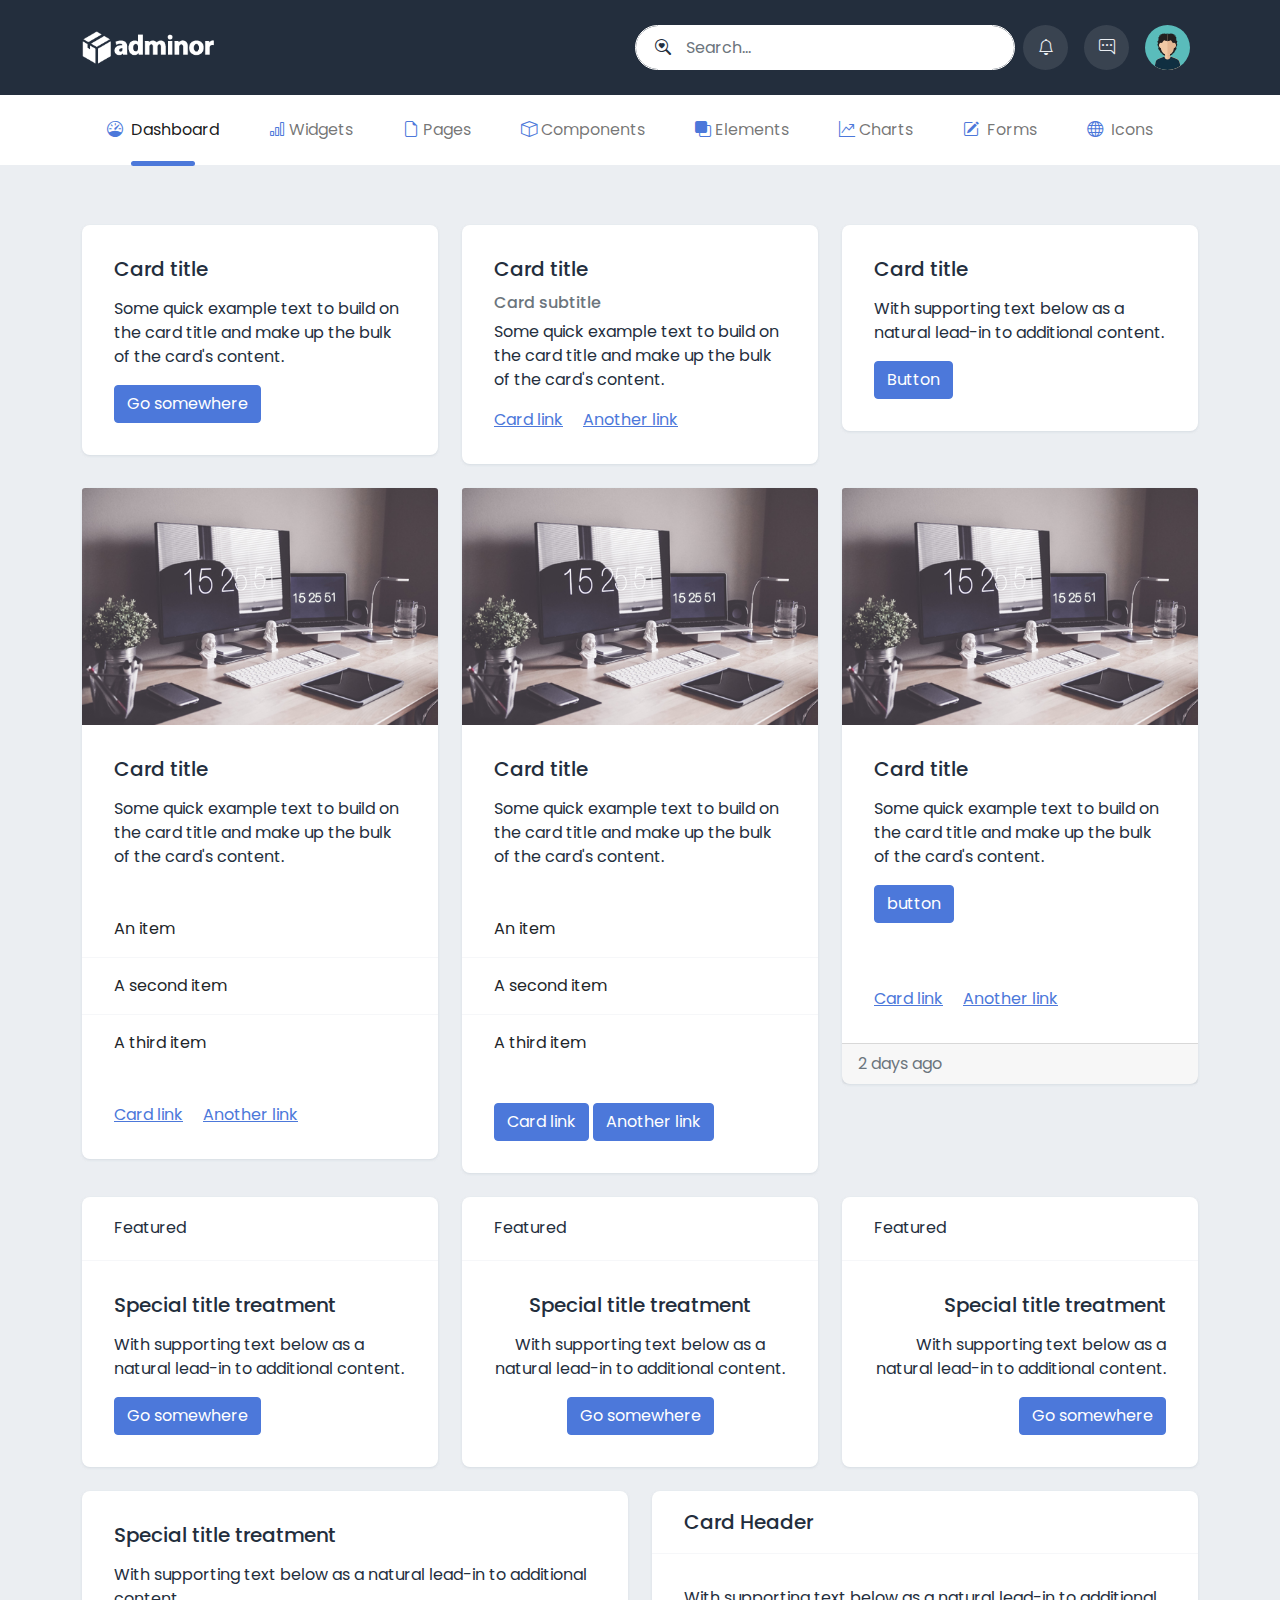
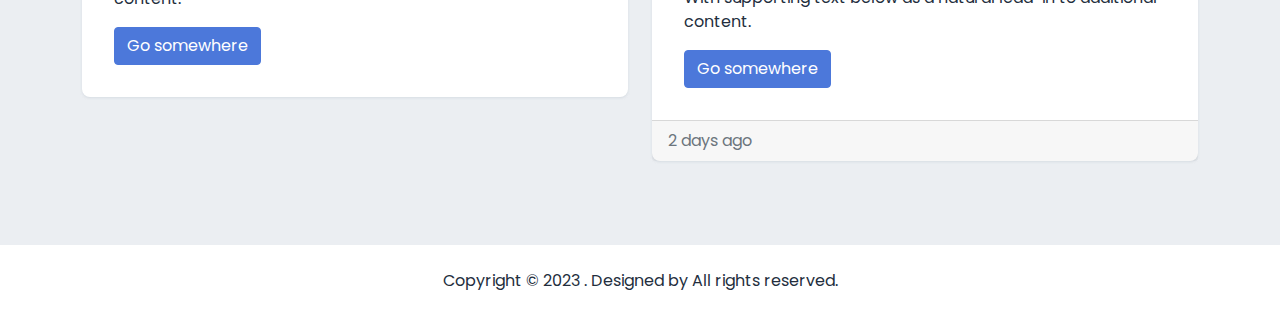
<file: CR/NewProject UI-sidebar/cards.html>
<!DOCTYPE html>
<html>
<head>
	<!-- bootstrap 5 css -->
	<link href="assets/plugins/bootstrap-5.0.2-dist/css/bootstrap.min.css" rel="stylesheet"><!-- bootstrap 5 icons -->
	<link href="https://cdn.jsdelivr.net/npm/bootstrap-icons@1.10.4/font/bootstrap-icons.css" rel="stylesheet">
	<link href="assets/css/style.css" rel="stylesheet">
	<title></title>
</head>
<body>
	<div>
		<div class="top-header">
			<div class="container">
				<div class="d-flex align-items-center">
					<a class="navbar-brand" href="#"><img alt="logo img" class="logo-image" src="assets/images/logo.png"></a>
					<div class="ms-auto d-flex">
						<button aria-controls="navbarSupportedContent" aria-expanded="false" aria-label="Toggle navigation" class="navbar-toggler ms-auto d-lg-none" data-bs-target="#navbarSupportedContent" data-bs-toggle="collapse" type="button"><i class="bi bi-list navbar-toggler-icon"></i></button>
						<div class="search-form">
							<form class="input-icon">
								<div class="input-icon-addon">
									<i class="bi bi-search-heart"></i>
								</div><input class="form-control header-search" placeholder="Search&hellip;" tabindex="1" type="search">
							</form>
						</div>
						<div class="dropdown show ms-auto">
							<a aria-expanded="false" class="nav-link" data-bs-toggle="dropdown" href="#" role="button"><i class="bi bi-bell"></i></a>
							<ul class="dropdown-menu">
								<li>
									<a class="dropdown-item" href="#">Action</a>
								</li>
								<li>
									<a class="dropdown-item" href="#">Another action</a>
								</li>
								<li>
									<hr class="dropdown-divider">
								</li>
								<li>
									<a class="dropdown-item" href="#">Something else here</a>
								</li>
							</ul>
						</div>
						<div class="dropdown show d-flex">
							<a aria-expanded="false" class="nav-link" data-bs-toggle="dropdown" href="#" role="button"><i class="bi bi-chat-right-dots"></i></a>
							<ul class="dropdown-menu">
								<li>
									<a class="dropdown-item" href="#">2 new messages</a>
								</li>
								<li style="list-style: none; display: inline">
									<hr>
								</li>
								<li>
									<a class="dropdown-item" href="#">Action</a>
								</li>
								<li>
									<a class="dropdown-item" href="#">Another action</a>
								</li>
								<li>
									<hr class="dropdown-divider">
								</li>
								<li>
									<a class="dropdown-item" href="#">Something else here</a>
								</li>
							</ul>
						</div>
						<div class="dropdown show d-flex">
							<a aria-expanded="false" class="nav-link" data-bs-toggle="dropdown" href="#" role="button"><img alt="avatar" class="" src="assets/images/avatar.svg"></a>
							<ul class="dropdown-menu">
								<li>
									<a class="dropdown-item" href="#">Action</a>
								</li>
								<li>
									<a class="dropdown-item" href="#">Another action</a>
								</li>
								<li>
									<hr class="dropdown-divider">
								</li>
								<li>
									<a class="dropdown-item" href="#">Something else here</a>
								</li>
							</ul>
						</div>
					</div>
				</div>
			</div>
		</div>
		<nav class="navbar navbar-expand-lg navbar-light bg-white">
			<div class="container">
				<div class="collapse navbar-collapse" id="navbarSupportedContent">
					<ul class="navbar-nav me-auto mb-2 mb-lg-0">
						<li class="nav-item">
							<a class="nav-link active" href="#"><i class="bi bi-speedometer"></i> Dashboard</a>
						</li>
						<li class="nav-item">
							<a class="nav-link" href="#"><i class="bi bi-bar-chart"></i>Widgets</a>
						</li>
						<li class="nav-item dropdown">
							<a aria-expanded="false" class="nav-link" data-bs-toggle="dropdown" href="#" id="navbarDropdown" role="button"><i class="bi bi-file-earmark"></i>Pages</a>
							<ul aria-labelledby="navbarDropdown" class="dropdown-menu">
								<li>
									<a class="dropdown-item" href="#">Action</a>
								</li>
								<li>
									<a class="dropdown-item" href="#">Another action</a>
								</li>
								<li>
									<hr class="dropdown-divider">
								</li>
								<li>
									<a class="dropdown-item" href="#">Something else here</a>
								</li>
							</ul>
						</li>
						<li class="nav-item">
							<a class="nav-link" href="#"><i class="bi bi-box"></i>Components</a>
						</li>
						<li class="nav-item">
							<a class="nav-link" href="#"><i class="bi bi-front"></i>Elements</a>
						</li>
						<li class="nav-item">
							<a class="nav-link" href="#"><i class="bi bi-graph-up-arrow"></i>Charts</a>
						</li>
						<li class="nav-item dropdown">
							<a aria-expanded="false" class="nav-link" data-bs-toggle="dropdown" href="#" id="navbarDropdown" role="button"><i class="bi bi-pencil-square"></i> Forms</a>
							<ul aria-labelledby="navbarDropdown" class="dropdown-menu">
								<li>
									<a class="dropdown-item" href="#">Action</a>
								</li>
								<li>
									<a class="dropdown-item" href="#">Another action</a>
								</li>
								<li>
									<hr class="dropdown-divider">
								</li>
								<li>
									<a class="dropdown-item" href="#">Something else here</a>
								</li>
							</ul>
						</li>
						<li class="nav-item">
							<a class="nav-link" href="#"><i class="bi bi-globe"></i> Icons</a>
						</li>
					</ul>
				</div>
			</div>
		</nav>
		<div class="content-section">
			<div class="container">
				<div class="row">
					<div class="col-sm-12 col-lg-4">
						<div class="card mb-4">
							<div class="card-body">
								<h5 class="card-title mb-3">Card title</h5>
								<p class="card-text">Some quick example text to build on the card title and make up the bulk of the card's content.</p><a class="btn btn-primary" href="#">Go somewhere</a>
							</div>
						</div>
					</div>
					<div class="col-sm-12 col-lg-4">
						<div class="card mb-4">
							<div class="card-body">
								<h5 class="card-title mb-3">Card title</h5>
								<h6 class="card-subtitle mb-2 text-muted">Card subtitle</h6>
								<p class="card-text">Some quick example text to build on the card title and make up the bulk of the card's content.</p><a class="card-link" href="#">Card link</a> <a class="card-link" href="#">Another link</a>
							</div>
						</div>
					</div>
					<div class="col-sm-12 col-lg-4">
						<div class="card mb-4">
							<div class="card-body">
								<h5 class="card-title mb-3">Card title</h5>
								<p class="card-text">With supporting text below as a natural lead-in to additional content.</p><a class="btn btn-primary" href="#">Button</a>
							</div>
						</div>
					</div>
				</div>
				<div class="row">
					<div class="col-sm-12 col-lg-4">
						<div class="card mb-4">
							<img alt="img" class="card-img-top" src="assets/images/photos/10.jpg">
							<div class="card-body">
								<h5 class="card-title mb-3">Card title</h5>
								<p class="card-text">Some quick example text to build on the card title and make up the bulk of the card's content.</p>
							</div>
							<ul class="list-group list-group-flush">
								<li class="list-group-item">An item</li>
								<li class="list-group-item">A second item</li>
								<li class="list-group-item">A third item</li>
							</ul>
							<div class="card-body">
								<a class="card-link" href="#">Card link</a> <a class="card-link" href="#">Another link</a>
							</div>
						</div>
					</div>
					<div class="col-sm-12 col-lg-4">
						<div class="card mb-4">
							<img alt="img" class="card-img-top" src="assets/images/photos/10.jpg">
							<div class="card-body">
								<h5 class="card-title mb-3">Card title</h5>
								<p class="card-text">Some quick example text to build on the card title and make up the bulk of the card's content.</p>
							</div>
							<ul class="list-group list-group-flush">
								<li class="list-group-item">An item</li>
								<li class="list-group-item">A second item</li>
								<li class="list-group-item">A third item</li>
							</ul>
							<div class="card-body">
								<a class="btn btn-primary" href="#">Card link</a> <a class="btn btn-primary" href="#">Another link</a>
							</div>
							</div>
						</div>
					
					<div class="col-sm-12 col-lg-4">
						<div class="card mb-4">
							<img alt="img" class="card-img-top" src="assets/images/photos/10.jpg">
							<div class="card-body">
								<h5 class="card-title mb-3">Card title</h5>
								<p class="card-text">Some quick example text to build on the card title and make up the bulk of the card's content.</p>
								<a class="btn btn-primary" href="#">button</a>
							    
							</div>
							<div class="card-body">
								<a class="card-link" href="#">Card link</a> <a class="card-link" href="#">Another link</a>
							</div>
							<div class="card-footer text-muted">
								2 days ago
							</div>
						</div>
					</div>
				</div>
				
				<div class="row">
					<div class="col-sm-12 col-lg-4">
						<div class="card mb-4">
							<div class="card-header">
								Featured
							</div>
							<div class="card-body">
								<h5 class="card-title mb-3">Special title treatment</h5>
								<p class="card-text">With supporting text below as a natural lead-in to additional content.</p><a class="btn btn-primary" href="#">Go somewhere</a>
							</div>
						</div>
					</div>
					<div class="col-sm-12 col-lg-4">
						<div class="card text-center mb-4">
							<div class="card-header">
								Featured
							</div>
							<div class="card-body">
								<h5 class="card-title mb-3">Special title treatment</h5>
								<p class="card-text">With supporting text below as a natural lead-in to additional content.</p><a class="btn btn-primary" href="#">Go somewhere</a>
							</div>
						</div>
					</div>
					<div class="col-sm-12 col-lg-4">
						<div class="card text-end mb-4">
							<div class="card-header">
								Featured
							</div>
							<div class="card-body">
								<h5 class="card-title mb-3">Special title treatment</h5>
								<p class="card-text">With supporting text below as a natural lead-in to additional content.</p><a class="btn btn-primary" href="#">Go somewhere</a>
							</div>
						</div>
					</div>
					<div class="col-sm-6">
						<div class="card mb-4">
							<div class="card-body">
								<h5 class="card-title mb-3">Special title treatment</h5>
								<p class="card-text">With supporting text below as a natural lead-in to additional content.</p><a class="btn btn-primary" href="#">Go somewhere</a>
							</div>
						</div>
					</div>
					<div class="col-sm-6">
						<div class="card mb-4">
							<div class="card-header">
								<h5 class="card-title">Card Header</h5>
							</div>
							<div class="card-body">
								<p class="card-text">With supporting text below as a natural lead-in to additional content.</p><a class="btn btn-primary" href="#">Go somewhere</a>
							</div>
							<div class="card-footer text-muted">
								2 days ago
							</div>
						</div>
					</div>
				</div>
			</div>
		</div>
	</div>
	<footer class="text-center bg-white p-4">
		<div class="container">
			<div class="row">
				<div class="col-12">
					<p class="mb-0">Copyright © 2023 <a href="#"></a>. Designed by <a href="#"></a> All rights reserved.</p>
				</div>
			</div>
		</div>
	</footer>
	<script src="https://cdn.jsdelivr.net/npm/@popperjs/core@2.11.7/dist/umd/popper.min.js">
	</script> <!-- bootstrap 5 js -->
	 
	<script src="assets/plugins/bootstrap-5.0.2-dist/js/bootstrap.min.js">
	</script>
</body>
</html>
</file>
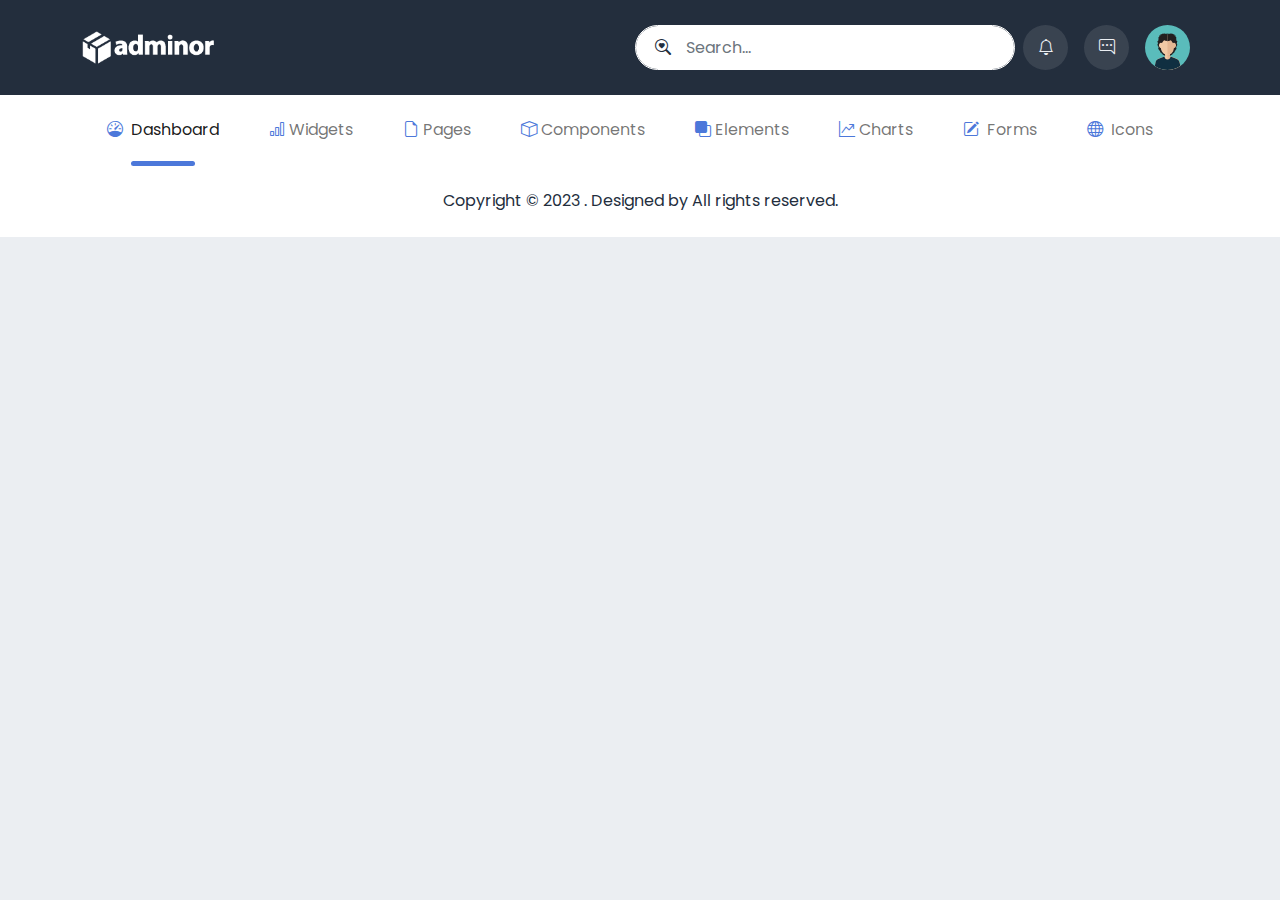
<file: CR/NewProject UI-sidebar/notification.html>
<!DOCTYPE html>
<head>

    <link href="assets/plugins/bootstrap-5.0.2-dist/css/bootstrap.min.css" rel="stylesheet"><!-- bootstrap 5 icons -->
	<link href="https://cdn.jsdelivr.net/npm/bootstrap-icons@1.10.4/font/bootstrap-icons.css" rel="stylesheet">
	<link href="assets/css/style.css" rel="stylesheet">
</head>
<body>
    <div class="top-header">
        <div class="container">
            <div class="d-flex align-items-center">
                <a class="navbar-brand" href="#"><img alt="logo img" class="logo-image" src="assets/images/logo.png"></a>
                <div class="ms-auto d-flex">
                    <button aria-controls="navbarSupportedContent" aria-expanded="false" aria-label="Toggle navigation" class="navbar-toggler ms-auto d-lg-none" data-bs-target="#navbarSupportedContent" data-bs-toggle="collapse" type="button"><i class="bi bi-list navbar-toggler-icon"></i></button>
                    <div class="search-form">
                        <form class="input-icon">
                            <div class="input-icon-addon">
                                <i class="bi bi-search-heart"></i>
                            </div><input class="form-control header-search" placeholder="Search&hellip;" tabindex="1" type="search">
                        </form>
                    </div>
                    <div class="dropdown show ms-auto">
                        <a aria-expanded="false" class="nav-link" data-bs-toggle="dropdown" href="#" role="button"><i class="bi bi-bell"></i></a>
                        <ul class="dropdown-menu">
                            <li>
                                <a class="dropdown-item" href="#">Action</a>
                            </li>
                            <li>
                                <a class="dropdown-item" href="#">Another action</a>
                            </li>
                            <li>
                                <hr class="dropdown-divider">
                            </li>
                            <li>
                                <a class="dropdown-item" href="#">Something else here</a>
                            </li>
                        </ul>
                    </div>
                    <div class="dropdown show d-flex">
                        <a aria-expanded="false" class="nav-link" data-bs-toggle="dropdown" href="#" role="button"><i class="bi bi-chat-right-dots"></i></a>
                        <ul class="dropdown-menu">
                            <li>
                                <a class="dropdown-item" href="#">2 new messages</a>
                            </li>
                            <li style="list-style: none; display: inline">
                                <hr>
                            </li>
                            <li>
                                <a class="dropdown-item" href="#">Action</a>
                            </li>
                            <li>
                                <a class="dropdown-item" href="#">Another action</a>
                            </li>
                            <li>
                                <hr class="dropdown-divider">
                            </li>
                            <li>
                                <a class="dropdown-item" href="#">Something else here</a>
                            </li>
                        </ul>
                    </div>
                    <div class="dropdown show d-flex">
                        <a aria-expanded="false" class="nav-link" data-bs-toggle="dropdown" href="#" role="button"><img alt="avatar" class="" src="assets/images/avatar.svg"></a>
                        <ul class="dropdown-menu">
                            <li>
                                <a class="dropdown-item" href="#"><i class="bi bi-person-circle"></i>Profile</a>
                            </li>
                            <li>
                                <a class="dropdown-item" href="#"> <i class="bi bi-envelope"></i>Inbox</a>
                            </li>
                            <li>
                                <hr class="dropdown-divider">
                            </li>
                            <li>
                                <a class="dropdown-item" href="#"><i class="bi bi-box-arrow-in-right"></i>Sigout</a>
                            </li>
                        </ul>
                    </div>
                </div>
            </div>
        </div>
    </div>
    <nav class="navbar navbar-expand-lg navbar-light bg-white">
        <div class="container">
            <div class="collapse navbar-collapse" id="navbarSupportedContent">
                <ul class="navbar-nav me-auto mb-2 mb-lg-0">
                    <li class="nav-item">
                        <a class="nav-link active" href="#"><i class="bi bi-speedometer"></i> Dashboard</a>
                    </li>
                    <li class="nav-item">
                        <a class="nav-link" href="#"><i class="bi bi-bar-chart"></i>Widgets</a>
                    </li>
                    <li class="nav-item dropdown">
                        <a aria-expanded="false" class="nav-link" data-bs-toggle="dropdown" href="#" id="navbarDropdown" role="button"><i class="bi bi-file-earmark"></i>Pages</a>
                        <ul aria-labelledby="navbarDropdown" class="dropdown-menu">
                            <li>
                                <a class="dropdown-item" href="#">Action</a>
                            </li>
                            <li>
                                <a class="dropdown-item" href="#">Another action</a>
                            </li>
                            <li>
                                <hr class="dropdown-divider">
                            </li>
                            <li>
                                <a class="dropdown-item" href="#">Something else here</a>
                            </li>
                        </ul>
                    </li>
                    <li class="nav-item">
                        <a class="nav-link" href="#"><i class="bi bi-box"></i>Components</a>
                    </li>
                    <li class="nav-item">
                        <a class="nav-link" href="#"><i class="bi bi-front"></i>Elements</a>
                    </li>
                    <li class="nav-item">
                        <a class="nav-link" href="#"><i class="bi bi-graph-up-arrow"></i>Charts</a>
                    </li>
                    <li class="nav-item dropdown">
                        <a aria-expanded="false" class="nav-link" data-bs-toggle="dropdown" href="#" id="navbarDropdown" role="button"><i class="bi bi-pencil-square"></i> Forms</a>
                        <ul aria-labelledby="navbarDropdown" class="dropdown-menu">
                            <li>
                                <a class="dropdown-item" href="#">Action</a>
                            </li>
                            <li>
                                <a class="dropdown-item" href="#">Another action</a>
                            </li>
                            <li>
                                <hr class="dropdown-divider">
                            </li>
                            <li>
                                <a class="dropdown-item" href="#">Something else here</a>
                            </li>
                        </ul>
                    </li>
                    <li class="nav-item">
                        <a class="nav-link" href="#"><i class="bi bi-globe"></i> Icons</a>
                    </li>
                </ul>
            </div>
        </div>
    </nav>

    <footer class="text-center bg-white p-4">
        <div class="container">
            <div class="row">
                <div class="col-12">
                    <p class="mb-0"> Copyright © 2023 <a href="#"></a>. Designed by <a href="#"></a> All rights reserved.</p>
                </div>
            </div>
        </div>
    </footer>
<scripts>
    <script src="https://cdn.jsdelivr.net/npm/@popperjs/core@2.11.7/dist/umd/popper.min.js"> </script> <!-- bootstrap 5 js -->
     
    <script src="assets/plugins/bootstrap-5.0.2-dist/js/bootstrap.min.js"> </script>
</scripts>

</body>
</html>
</file>
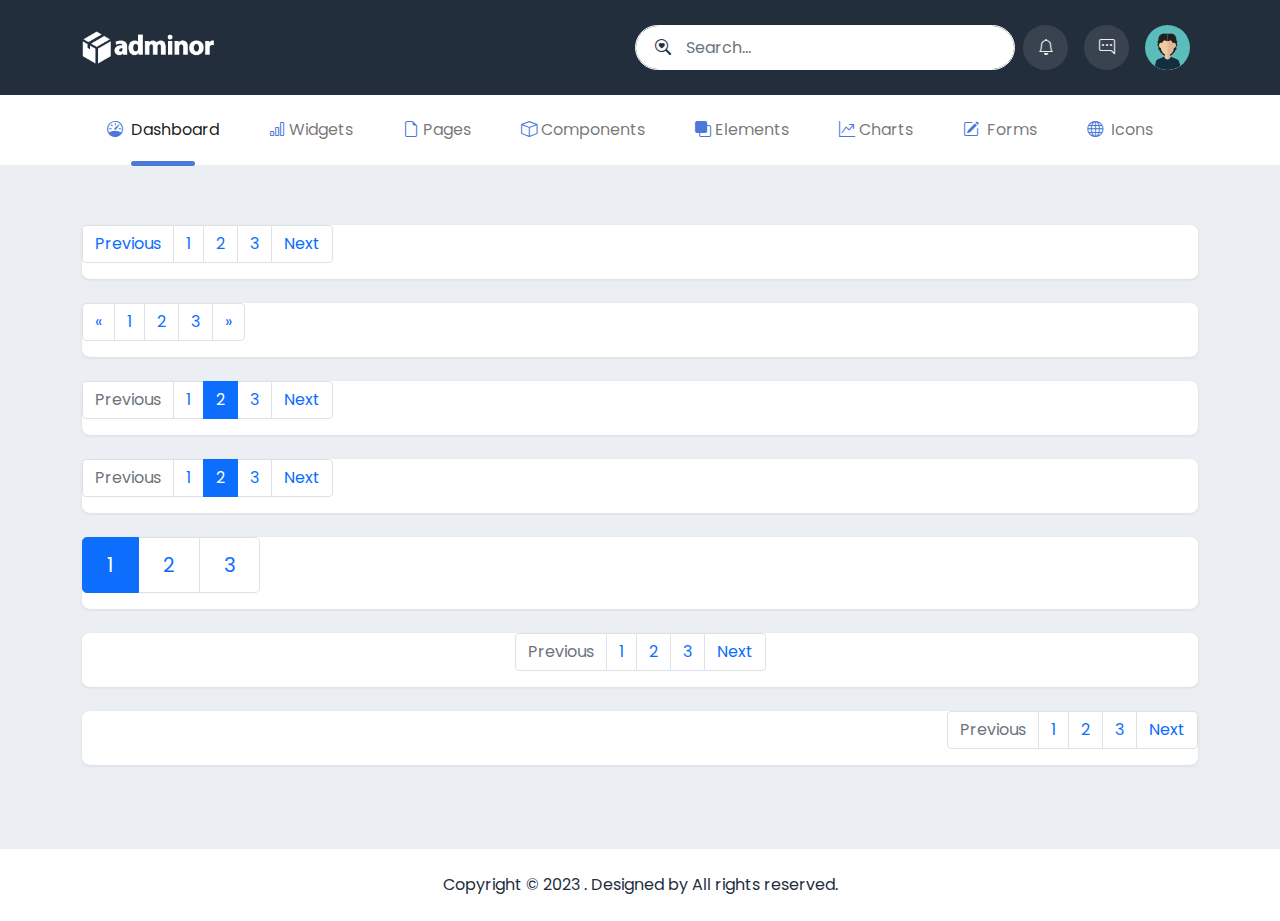
<file: CR/NewProject UI-sidebar/pagination.html>
<!DOCTYPE html>
<html>
<head>
	<!-- bootstrap 5 css -->
	<link href="assets/plugins/bootstrap-5.0.2-dist/css/bootstrap.min.css" rel="stylesheet"><!-- bootstrap 5 icons -->
	<link href="https://cdn.jsdelivr.net/npm/bootstrap-icons@1.10.4/font/bootstrap-icons.css" rel="stylesheet">
	<link href="assets/css/style.css" rel="stylesheet">
	<title></title>
</head>
<body>
	<div>
		<div class="top-header">
			<div class="container">
				<div class="d-flex align-items-center">
					<a class="navbar-brand" href="#"><img alt="logo img" class="logo-image" src="assets/images/logo.png"></a>
					<div class="ms-auto d-flex">
						<button aria-controls="navbarSupportedContent" aria-expanded="false" aria-label="Toggle navigation" class="navbar-toggler ms-auto d-lg-none" data-bs-target="#navbarSupportedContent" data-bs-toggle="collapse" type="button"><i class="bi bi-list navbar-toggler-icon"></i></button>
						<div class="search-form">
							<form class="input-icon">
								<div class="input-icon-addon">
									<i class="bi bi-search-heart"></i>
								</div><input class="form-control header-search" placeholder="Search&hellip;" tabindex="1" type="search">
							</form>
						</div>
						<div class="dropdown show ms-auto">
							<a aria-expanded="false" class="nav-link" data-bs-toggle="dropdown" href="#" role="button"><i class="bi bi-bell"></i></a>
							<ul class="dropdown-menu">
								<li>
									<a class="dropdown-item" href="#">Action</a>
								</li>
								<li>
									<a class="dropdown-item" href="#">Another action</a>
								</li>
								<li>
									<hr class="dropdown-divider">
								</li>
								<li>
									<a class="dropdown-item" href="#">Something else here</a>
								</li>
							</ul>
						</div>
						<div class="dropdown show d-flex">
							<a aria-expanded="false" class="nav-link" data-bs-toggle="dropdown" href="#" role="button"><i class="bi bi-chat-right-dots"></i></a>
							<ul class="dropdown-menu">
								<li>
									<a class="dropdown-item" href="#">2 new messages</a>
								</li>
								<li style="list-style: none; display: inline">
									<hr>
								</li>
								<li>
									<a class="dropdown-item" href="#">Action</a>
								</li>
								<li>
									<a class="dropdown-item" href="#">Another action</a>
								</li>
								<li>
									<hr class="dropdown-divider">
								</li>
								<li>
									<a class="dropdown-item" href="#">Something else here</a>
								</li>
							</ul>
						</div>
						<div class="dropdown show d-flex">
							<a aria-expanded="false" class="nav-link" data-bs-toggle="dropdown" href="#" role="button"><img alt="avatar" class="" src="assets/images/avatar.svg"></a>
							<ul class="dropdown-menu">
								<li>
									<a class="dropdown-item" href="#">Action</a>
								</li>
								<li>
									<a class="dropdown-item" href="#">Another action</a>
								</li>
								<li>
									<hr class="dropdown-divider">
								</li>
								<li>
									<a class="dropdown-item" href="#">Something else here</a>
								</li>
							</ul>
						</div>
					</div>
				</div>
			</div>
		</div>
		<nav class="navbar navbar-expand-lg navbar-light bg-white">
			<div class="container">
				<div class="collapse navbar-collapse" id="navbarSupportedContent">
					<ul class="navbar-nav me-auto mb-2 mb-lg-0">
						<li class="nav-item">
							<a class="nav-link active" href="#"><i class="bi bi-speedometer"></i> Dashboard</a>
						</li>
						<li class="nav-item">
							<a class="nav-link" href="#"><i class="bi bi-bar-chart"></i>Widgets</a>
						</li>
						<li class="nav-item dropdown">
							<a aria-expanded="false" class="nav-link" data-bs-toggle="dropdown" href="#" id="navbarDropdown" role="button"><i class="bi bi-file-earmark"></i>Pages</a>
							<ul aria-labelledby="navbarDropdown" class="dropdown-menu">
								<li>
									<a class="dropdown-item" href="#">Action</a>
								</li>
								<li>
									<a class="dropdown-item" href="#">Another action</a>
								</li>
								<li>
									<hr class="dropdown-divider">
								</li>
								<li>
									<a class="dropdown-item" href="#">Something else here</a>
								</li>
							</ul>
						</li>
						<li class="nav-item">
							<a class="nav-link" href="#"><i class="bi bi-box"></i>Components</a>
						</li>
						<li class="nav-item">
							<a class="nav-link" href="#"><i class="bi bi-front"></i>Elements</a>
						</li>
						<li class="nav-item">
							<a class="nav-link" href="#"><i class="bi bi-graph-up-arrow"></i>Charts</a>
						</li>
						<li class="nav-item dropdown">
							<a aria-expanded="false" class="nav-link" data-bs-toggle="dropdown" href="#" id="navbarDropdown" role="button"><i class="bi bi-pencil-square"></i> Forms</a>
							<ul aria-labelledby="navbarDropdown" class="dropdown-menu">
								<li>
									<a class="dropdown-item" href="#">Action</a>
								</li>
								<li>
									<a class="dropdown-item" href="#">Another action</a>
								</li>
								<li>
									<hr class="dropdown-divider">
								</li>
								<li>
									<a class="dropdown-item" href="#">Something else here</a>
								</li>
							</ul>
						</li>
						<li class="nav-item">
							<a class="nav-link" href="#"><i class="bi bi-globe"></i> Icons</a>
						</li>
					</ul>
				</div>
			</div>
		</nav>
		<div class="content-section">
			<div class="container">
				<div class="row">
					<div class="col-sm-12 col-lg-12">
						<div class="card mb-4">
							<nav aria-label="Page navigation example">
								<ul class="pagination">
									<li class="page-item">
										<a class="page-link" href="#">Previous</a>
									</li>
									<li class="page-item">
										<a class="page-link" href="#">1</a>
									</li>
									<li class="page-item">
										<a class="page-link" href="#">2</a>
									</li>
									<li class="page-item">
										<a class="page-link" href="#">3</a>
									</li>
									<li class="page-item">
										<a class="page-link" href="#">Next</a>
									</li>
								</ul>
							</nav>
						</div>
					</div>
				</div>
				<div class="row">
					<div class="col-sm-12 col-lg-12">
						<div class="card mb-4">
							<nav aria-label="Page navigation example">
								<ul class="pagination">
									<li class="page-item">
										<a aria-label="Previous" class="page-link" href="#"><span aria-hidden="true">&laquo;</span></a>
									</li>
									<li class="page-item">
										<a class="page-link" href="#">1</a>
									</li>
									<li class="page-item">
										<a class="page-link" href="#">2</a>
									</li>
									<li class="page-item">
										<a class="page-link" href="#">3</a>
									</li>
									<li class="page-item">
										<a aria-label="Next" class="page-link" href="#"><span aria-hidden="true">&raquo;</span></a>
									</li>
								</ul>
							</nav>
						</div>
					</div>
				</div>
				<div class="row">
					<div class="col-sm-12 col-lg-12">
						<div class="card mb-4">
							<nav aria-label="...">
								<ul class="pagination">
									<li class="page-item disabled">
										<a class="page-link">Previous</a>
									</li>
									<li class="page-item">
										<a class="page-link" href="#">1</a>
									</li>
									<li class="page-item active">
										<a class="page-link" href="#">2</a>
									</li>
									<li class="page-item">
										<a class="page-link" href="#">3</a>
									</li>
									<li class="page-item">
										<a class="page-link" href="#">Next</a>
									</li>
								</ul>
							</nav>
						</div>
					</div>
				</div>
				<div class="row">
					<div class="col-sm-12 col-lg-12">
						<div class="card mb-4">
							<nav aria-label="...">
								<ul class="pagination">
									<li class="page-item disabled"><span class="page-link">Previous</span></li>
									<li class="page-item">
										<a class="page-link" href="#">1</a>
									</li>
									<li class="page-item active"><span class="page-link">2</span></li>
									<li class="page-item">
										<a class="page-link" href="#">3</a>
									</li>
									<li class="page-item">
										<a class="page-link" href="#">Next</a>
									</li>
								</ul>
							</nav>
						</div>
					</div>
				</div>
				<div class="row">
					<div class="col-sm-12 col-lg-12">
						<div class="card mb-4">
							<nav aria-label="...">
								<ul class="pagination pagination-lg">
									<li class="page-item active"><span class="page-link">1</span></li>
									<li class="page-item">
										<a class="page-link" href="#">2</a>
									</li>
									<li class="page-item">
										<a class="page-link" href="#">3</a>
									</li>
								</ul>
							</nav>
						</div>
					</div>
				</div>
				<div class="row">
					<div class="col-sm-12 col-lg-12">
						<div class="card mb-4">
							<nav aria-label="Page navigation example">
								<ul class="pagination justify-content-center">
									<li class="page-item disabled">
										<a class="page-link">Previous</a>
									</li>
									<li class="page-item">
										<a class="page-link" href="#">1</a>
									</li>
									<li class="page-item">
										<a class="page-link" href="#">2</a>
									</li>
									<li class="page-item">
										<a class="page-link" href="#">3</a>
									</li>
									<li class="page-item">
										<a class="page-link" href="#">Next</a>
									</li>
								</ul>
							</nav>
						</div>
					</div>
				</div>
				<div class="row">
					<div class="col-sm-12 col-lg-12">
						<div class="card mb-4">
							<nav aria-label="Page navigation example">
								<ul class="pagination justify-content-end">
									<li class="page-item disabled">
										<a class="page-link">Previous</a>
									</li>
									<li class="page-item">
										<a class="page-link" href="#">1</a>
									</li>
									<li class="page-item">
										<a class="page-link" href="#">2</a>
									</li>
									<li class="page-item">
										<a class="page-link" href="#">3</a>
									</li>
									<li class="page-item">
										<a class="page-link" href="#">Next</a>
									</li>
								</ul>
							</nav>
						</div>
					</div>
				</div>
            </div>
		</div>
	</div>
				<footer class="text-center bg-white p-4">
					<div class="container">
						<div class="row">
							<div class="col-12">
								<p class="mb-0">Copyright © 2023 <a href="#"></a>. Designed by <a href="#"></a> All rights reserved.</p>
							</div>
						</div>
					</div>
				</footer>
				<script src="https://cdn.jsdelivr.net/npm/@popperjs/core@2.11.7/dist/umd/popper.min.js">
				</script> <!-- bootstrap 5 js -->
				 
				<script src="assets/plugins/bootstrap-5.0.2-dist/js/bootstrap.min.js">
				</script> 
			
</body>
</html>
</file>
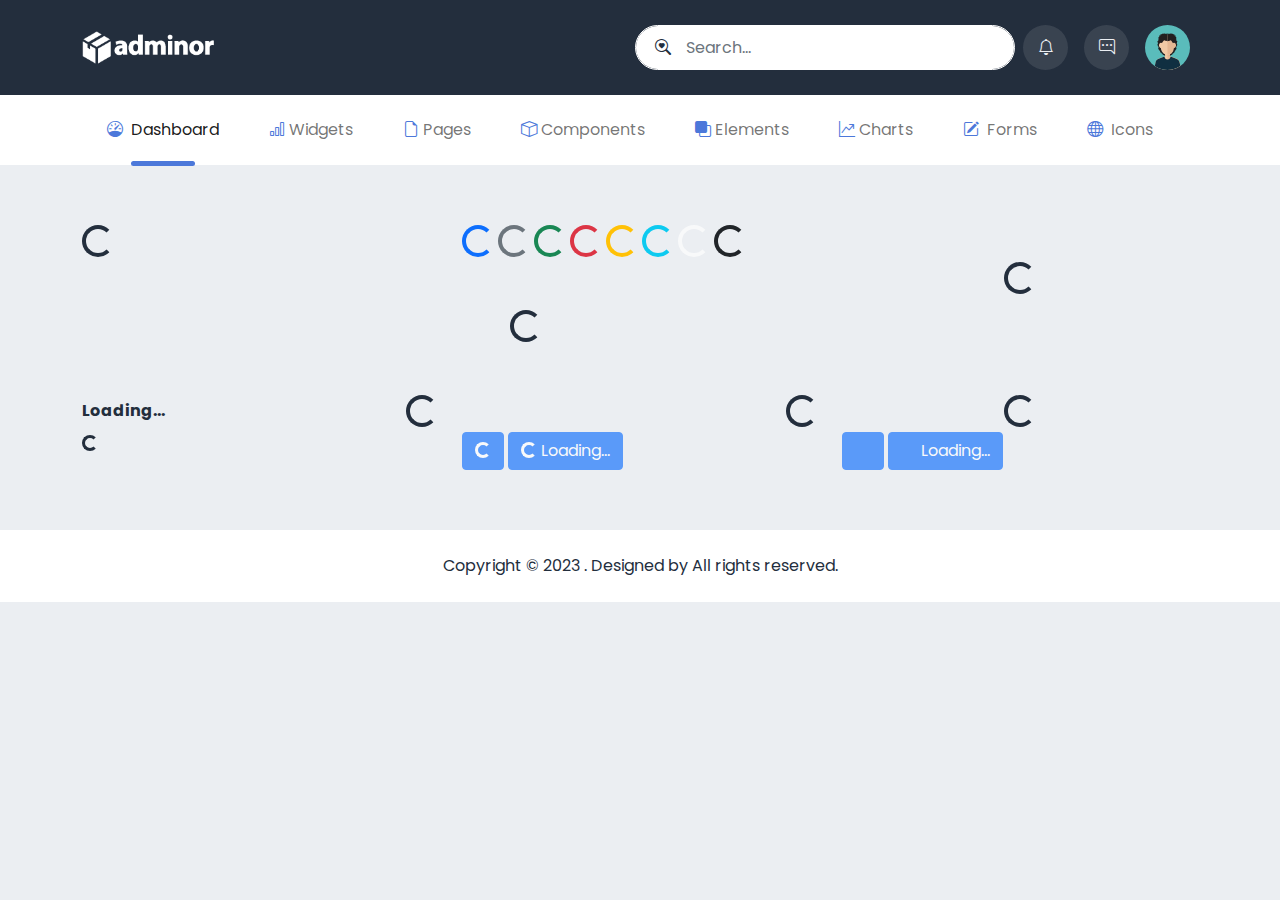
<file: CR/NewProject UI-sidebar/spinner.html>
<!DOCTYPE html>
<html>
<head>
	<!-- bootstrap 5 css -->
	<link href="assets/plugins/bootstrap-5.0.2-dist/css/bootstrap.min.css" rel="stylesheet"><!-- bootstrap 5 icons -->
	<link href="https://cdn.jsdelivr.net/npm/bootstrap-icons@1.10.4/font/bootstrap-icons.css" rel="stylesheet">
	<link href="assets/css/style.css" rel="stylesheet">
	<title></title>
</head>
<body>
	<div>
		<div class="top-header">
			<div class="container">
				<div class="d-flex align-items-center">
					<a class="navbar-brand" href="#"><img alt="logo img" class="logo-image" src="assets/images/logo.png"></a>
					<div class="ms-auto d-flex">
						<button aria-controls="navbarSupportedContent" aria-expanded="false" aria-label="Toggle navigation" class="navbar-toggler ms-auto d-lg-none" data-bs-target="#navbarSupportedContent" data-bs-toggle="collapse" type="button"><i class="bi bi-list navbar-toggler-icon"></i></button>
						<div class="search-form">
							<form class="input-icon">
								<div class="input-icon-addon">
									<i class="bi bi-search-heart"></i>
								</div><input class="form-control header-search" placeholder="Search&hellip;" tabindex="1" type="search">
							</form>
						</div>
						<div class="dropdown show ms-auto">
							<a aria-expanded="false" class="nav-link" data-bs-toggle="dropdown" href="#" role="button"><i class="bi bi-bell"></i></a>
							<ul class="dropdown-menu">
								<li>
									<a class="dropdown-item" href="#">Action</a>
								</li>
								<li>
									<a class="dropdown-item" href="#">Another action</a>
								</li>
								<li>
									<hr class="dropdown-divider">
								</li>
								<li>
									<a class="dropdown-item" href="#">Something else here</a>
								</li>
							</ul>
						</div>
						<div class="dropdown show d-flex">
							<a aria-expanded="false" class="nav-link" data-bs-toggle="dropdown" href="#" role="button"><i class="bi bi-chat-right-dots"></i></a>
							<ul class="dropdown-menu">
								<li>
									<a class="dropdown-item" href="#">2 new messages</a>
								</li>
								<li style="list-style: none; display: inline">
									<hr>
								</li>
								<li>
									<a class="dropdown-item" href="#">Action</a>
								</li>
								<li>
									<a class="dropdown-item" href="#">Another action</a>
								</li>
								<li>
									<hr class="dropdown-divider">
								</li>
								<li>
									<a class="dropdown-item" href="#">Something else here</a>
								</li>
							</ul>
						</div>
						<div class="dropdown show d-flex">
							<a aria-expanded="false" class="nav-link" data-bs-toggle="dropdown" href="#" role="button"><img alt="avatar" class="" src="assets/images/avatar.svg"></a>
							<ul class="dropdown-menu">
								<li>
									<a class="dropdown-item" href="#">Action</a>
								</li>
								<li>
									<a class="dropdown-item" href="#">Another action</a>
								</li>
								<li>
									<hr class="dropdown-divider">
								</li>
								<li>
									<a class="dropdown-item" href="#">Something else here</a>
								</li>
							</ul>
						</div>
					</div>
				</div>
			</div>
		</div>
		<nav class="navbar navbar-expand-lg navbar-light bg-white">
			<div class="container">
				<div class="collapse navbar-collapse" id="navbarSupportedContent">
					<ul class="navbar-nav me-auto mb-2 mb-lg-0">
						<li class="nav-item">
							<a class="nav-link active" href="#"><i class="bi bi-speedometer"></i> Dashboard</a>
						</li>
						<li class="nav-item">
							<a class="nav-link" href="#"><i class="bi bi-bar-chart"></i>Widgets</a>
						</li>
						<li class="nav-item dropdown">
							<a aria-expanded="false" class="nav-link" data-bs-toggle="dropdown" href="#" id="navbarDropdown" role="button"><i class="bi bi-file-earmark"></i>Pages</a>
							<ul aria-labelledby="navbarDropdown" class="dropdown-menu">
								<li>
									<a class="dropdown-item" href="#">Action</a>
								</li>
								<li>
									<a class="dropdown-item" href="#">Another action</a>
								</li>
								<li>
									<hr class="dropdown-divider">
								</li>
								<li>
									<a class="dropdown-item" href="#">Something else here</a>
								</li>
							</ul>
						</li>
						<li class="nav-item">
							<a class="nav-link" href="#"><i class="bi bi-box"></i>Components</a>
						</li>
						<li class="nav-item">
							<a class="nav-link" href="#"><i class="bi bi-front"></i>Elements</a>
						</li>
						<li class="nav-item">
							<a class="nav-link" href="#"><i class="bi bi-graph-up-arrow"></i>Charts</a>
						</li>
						<li class="nav-item dropdown">
							<a aria-expanded="false" class="nav-link" data-bs-toggle="dropdown" href="#" id="navbarDropdown" role="button"><i class="bi bi-pencil-square"></i> Forms</a>
							<ul aria-labelledby="navbarDropdown" class="dropdown-menu">
								<li>
									<a class="dropdown-item" href="#">Action</a>
								</li>
								<li>
									<a class="dropdown-item" href="#">Another action</a>
								</li>
								<li>
									<hr class="dropdown-divider">
								</li>
								<li>
									<a class="dropdown-item" href="#">Something else here</a>
								</li>
							</ul>
						</li>
						<li class="nav-item">
							<a class="nav-link" href="#"><i class="bi bi-globe"></i> Icons</a>
						</li>
					</ul>
				</div>
			</div>
		</nav>
		<div class="content-section">
			<div class="container">
				<div class="row">
					<div class="col-sm-12 col-lg-4">
						<div class="spinner-border" role="status">
							<span class="visually-hidden">Loading...</span>
						</div>
					</div>
					<div class="col-sm-12 col-lg-4">
						<div class="spinner-border text-primary" role="status">
							<span class="visually-hidden">Loading...</span>
						</div>
						<div class="spinner-border text-secondary" role="status">
							<span class="visually-hidden">Loading...</span>
						</div>
						<div class="spinner-border text-success" role="status">
							<span class="visually-hidden">Loading...</span>
						</div>
						<div class="spinner-border text-danger" role="status">
							<span class="visually-hidden">Loading...</span>
						</div>
						<div class="spinner-border text-warning" role="status">
							<span class="visually-hidden">Loading...</span>
						</div>
						<div class="spinner-border text-info" role="status">
							<span class="visually-hidden">Loading...</span>
						</div>
						<div class="spinner-border text-light" role="status">
							<span class="visually-hidden">Loading...</span>
						</div>
						<div class="spinner-border text-dark" role="status">
							<span class="visually-hidden">Loading...</span>
						</div>
					</div>
					<div class="col-sm-12 col-lg-4">
						<div class="spinner-grow" role="status">
							<span class="visually-hidden">Loading...</span>
						</div>
					</div>
				</div>
				<div class="row">
					<div class="col-sm-12 col-lg-4">
						<div class="spinner-grow text-primary" role="status">
							<span class="visually-hidden">Loading...</span>
						</div>
						<div class="spinner-grow text-secondary" role="status">
							<span class="visually-hidden">Loading...</span>
						</div>
						<div class="spinner-grow text-success" role="status">
							<span class="visually-hidden">Loading...</span>
						</div>
						<div class="spinner-grow text-danger" role="status">
							<span class="visually-hidden">Loading...</span>
						</div>
						<div class="spinner-grow text-warning" role="status">
							<span class="visually-hidden">Loading...</span>
						</div>
						<div class="spinner-grow text-info" role="status">
							<span class="visually-hidden">Loading...</span>
						</div>
						<div class="spinner-grow text-light" role="status">
							<span class="visually-hidden">Loading...</span>
						</div>
						<div class="spinner-grow text-dark" role="status">
							<span class="visually-hidden">Loading...</span>
						</div>
					</div>
					<div class="col-sm-12 col-lg-4">
						<div class="spinner-border m-5" role="status">
							<span class="visually-hidden">Loading...</span>
						</div>
					</div>
					<div class="col-sm-12 col-lg-4">
						<div class="d-flex justify-content-center">
							<div class="spinner-border" role="status">
								<span class="visually-hidden">Loading...</span>
							</div>
						</div>
					</div>
				</div>
				<div class="row">
					<div class="col-sm-12 col-lg-4">
						<div class="d-flex align-items-center">
							<strong>Loading...</strong>
							<div aria-hidden="true" class="spinner-border ms-auto" role="status"></div>
						</div>
					</div>
					<div class="col-sm-12 col-lg-4">
						<div class="clearfix">
							<div class="spinner-border float-end" role="status">
								<span class="visually-hidden">Loading...</span>
							</div>
						</div>
					</div>
					<div class="col-sm-12 col-lg-4">
						<div class="text-center">
							<div class="spinner-border" role="status">
								<span class="visually-hidden">Loading...</span>
							</div>
						</div>
					</div>
				</div>
				<div class="row">
					<div class="col-sm-12 col-lg-4">
						<div class="spinner-border spinner-border-sm" role="status">
							<span class="visually-hidden">Loading...</span>
						</div>
						<div class="spinner-grow spinner-grow-sm" role="status">
							<span class="visually-hidden">Loading...</span>
						</div>
					</div>
					<div class="col-sm-12 col-lg-4">
						<button class="btn btn-primary" disabled type="button"><span aria-hidden="true" class="spinner-border spinner-border-sm" role="status"></span> <span class="visually-hidden">Loading...</span></button> <button class="btn btn-primary" disabled type="button"><span aria-hidden="true" class="spinner-border spinner-border-sm" role="status"></span> Loading...</button>
					</div>
					<div class="col-sm-12 col-lg-4">
						<button class="btn btn-primary" disabled type="button"><span aria-hidden="true" class="spinner-grow spinner-grow-sm" role="status"></span> <span class="visually-hidden">Loading...</span></button> <button class="btn btn-primary" disabled type="button"><span aria-hidden="true" class="spinner-grow spinner-grow-sm" role="status"></span> Loading...</button>
					</div>
				</div>
            </div>
		</div>
	</div>
				<footer class="text-center bg-white p-4">
					<div class="container">
						<div class="row">
							<div class="col-12">
								<p class="mb-0">Copyright © 2023 <a href="#"></a>. Designed by <a href="#"></a> All rights reserved.</p>
							</div>
						</div>
					</div>
				</footer>
				<script src="https://cdn.jsdelivr.net/npm/@popperjs/core@2.11.7/dist/umd/popper.min.js">
				</script> <!-- bootstrap 5 js -->
				 
				<script src="assets/plugins/bootstrap-5.0.2-dist/js/bootstrap.min.js">
				</script> 
			
</body>
</html>
</file>
<file: CR/NewProject UI-sidebar/assets/css/style.css>
@import url(_variables.css);

/* fonts */
@import url('https://fonts.googleapis.com/css2?family=Poppins:wght@200;300;400;500;600;700;800&display=swap');

body{
    background-color: var(--light-color);
    font-family: 'Poppins', sans-serif;
    color: var(--dark-color);
}
/* Top Header */
.top-header{
    padding: 20px;
    background-color:var(--dark-color);    
}
.logo-image{
    height: 45px;
}
.top-header .nav-link{
    padding: 0;
    margin:0 8px;
}
.top-header .nav-link i{
    color: var(--light-color);
    font-size: 1em;
    background: rgba(255,255,255,0.1);
    border-radius: 50%;
    padding: 0;
    width: 45px;
    height: 45px;
    text-align: center;
    line-height: 45px;
    display: block;
}
.top-header .nav-link i:hover{
    background-color: var(--light-color);
    color: var(--primary-color);
}
.top-header .nav-link img{
width: 45px;
height: 45px;
border-radius: 50%;
}
.top-header .input-icon{
    display: flex;
    position: relative;

}
.top-header .input-icon-addon {
    position: absolute;
    left: 20px;
    top: 11px;
    font-size: 16px;
}

.top-header .form-control{
    border-radius: 50px;
    height: 45px;
    line-height: 45px;
    border: 1px solid #fff;
    padding-left: 50px;
}

/* Nav bar */

.navbar .nav-item .nav-link{
    padding: 15px 25px;
    font-size: 16px;
    font-weight: 400;
    position: relative;
}
.navbar .nav-item .nav-link i{
    color: var(--primary-color);
    font-size: 16px;
    margin-right: 4px
}
.navbar .nav-link.active:after, .navbar .nav-link:hover::after {
    content: '';
    position: absolute;
    width: 40%;
    height: 5px;
    background-color: var(--primary-color);
    bottom: -9px;
    left: 0;
    right: 0;
    border-radius: 14px;
    margin: 0 auto;
    text-align: center;

}
.content-section{
    padding: 60px 0;
}
.shadow{
    box-shadow: 0 1px 2px rgba(214,219,226,.5), 0 1px 2px rgba(214,219,226,.5);
}
.card{
    box-shadow: 0 1px 2px rgba(214,219,226,.5), 0 1px 2px rgba(214,219,226,.5);
    border: 0;
    border-radius: 8px;
}
.card-body{
    padding: 2em;
}
.card-header{
    border-bottom: 1px solid var(--bg-light);
    text-align: start;
    padding: 1.2em 2em;
    background-color: transparent;
}
.card-title{
    color: var(--dark-color);
    font-size: 20px;
    margin-bottom: 0;
}
.list-group-item{
    border-color: var(--border-color);
    padding: 1em 2em;
}
.list-group-item.active{
    background-color: var(--primary-color);
    border-color: var(--primary-color);
}

.btn{
    background-color: var(--primary-color);
    border-color: var(--primary-color);
}
.card-link{
    color: var(--primary-color);
}
</file>
